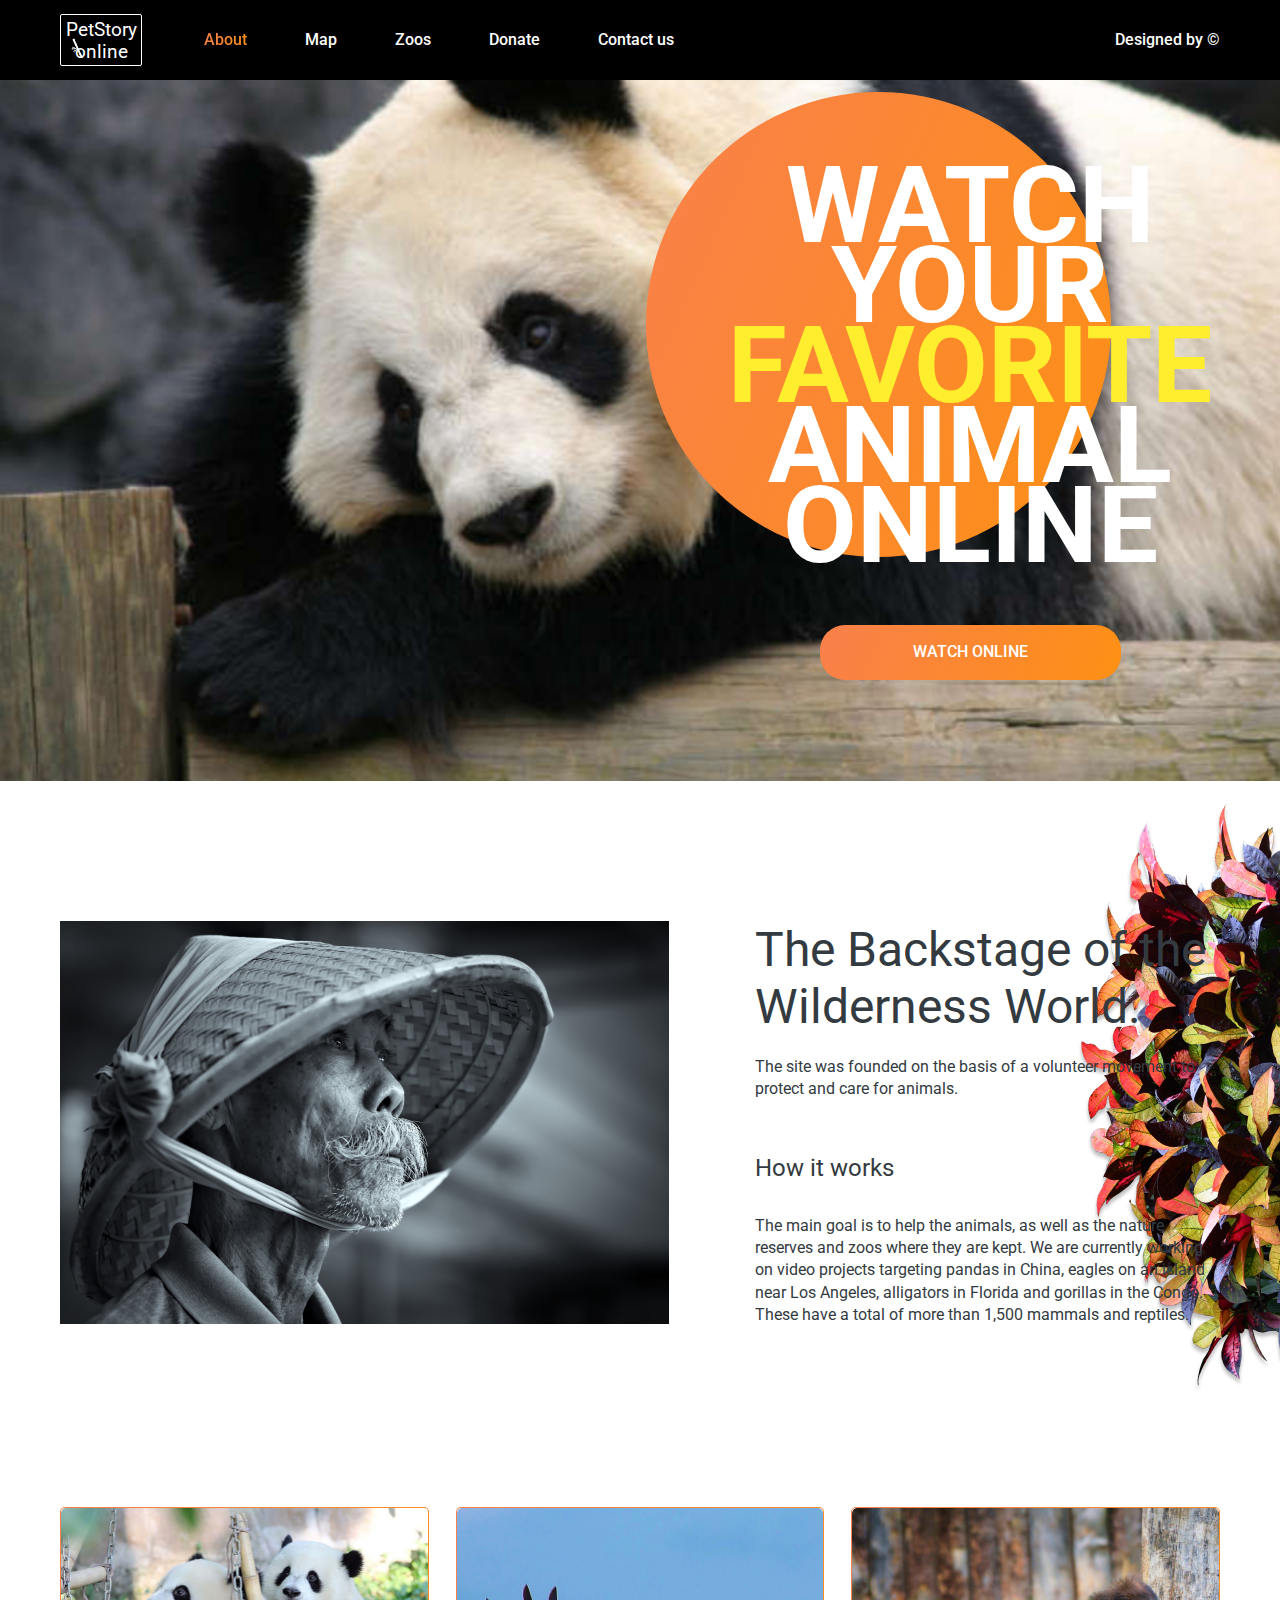
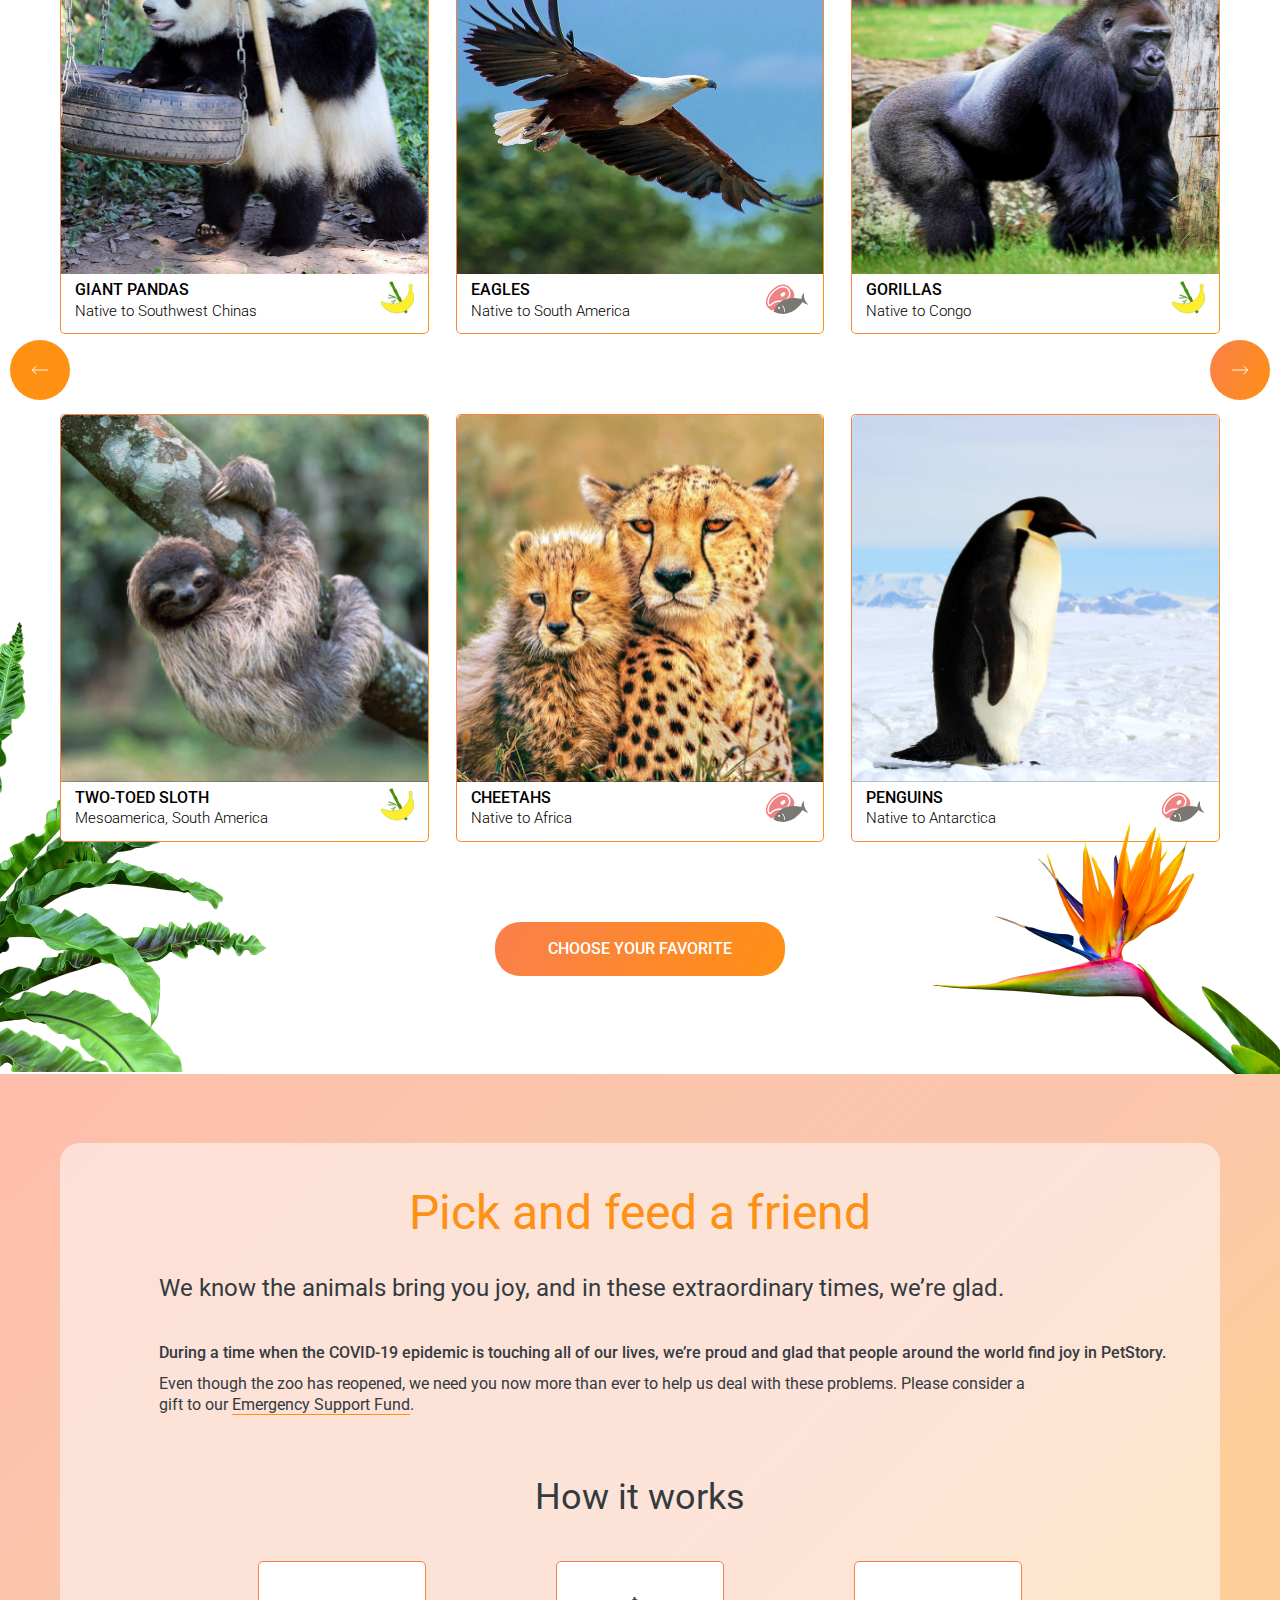
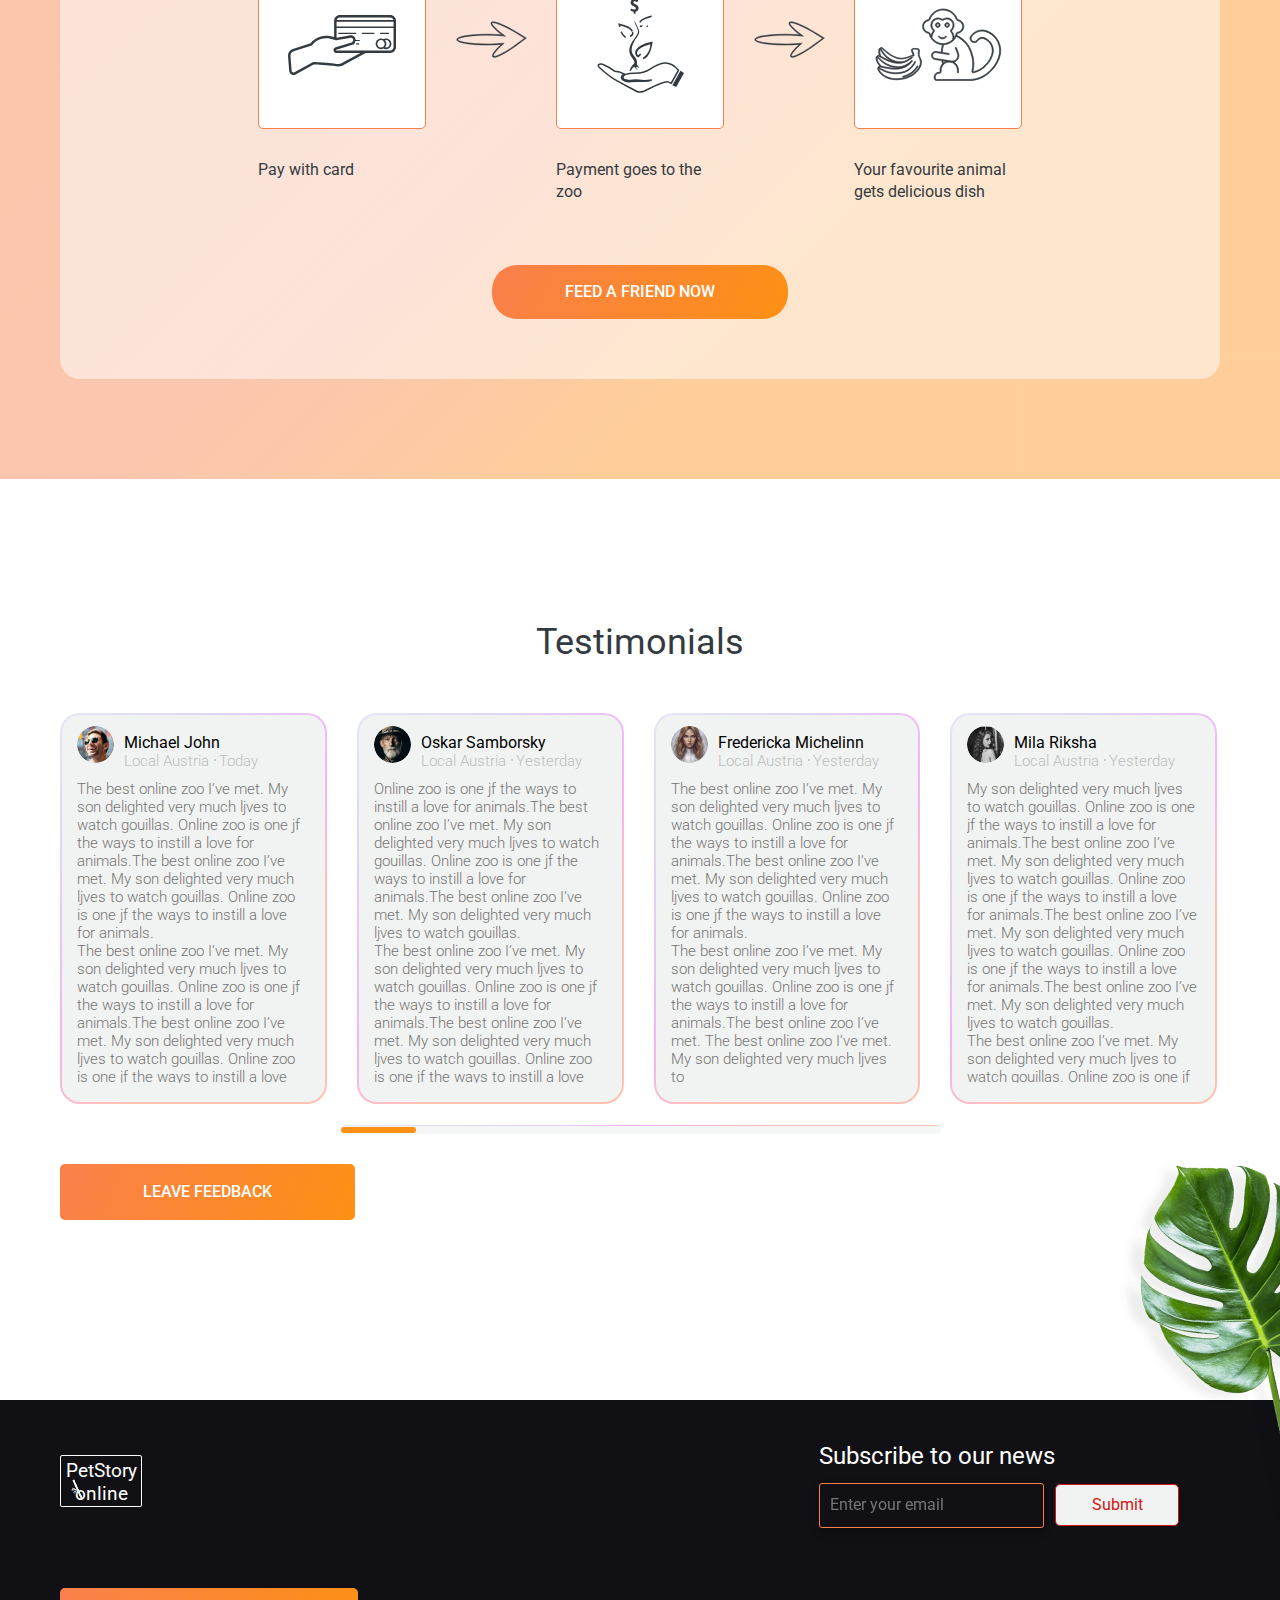
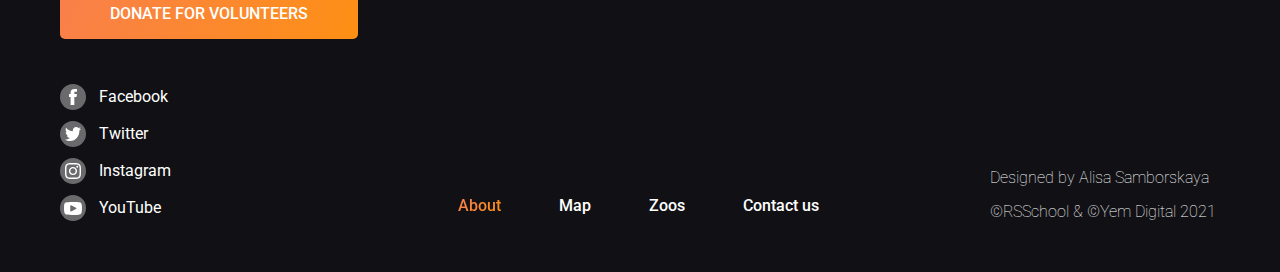
<file: index.html>
<!DOCTYPE html>
<html lang="en">
<head>
    <meta charset="UTF-8">
    <meta http-equiv="X-UA-Compatible" content="IE=edge">
    <meta name="viewport" content="width=device-width, initial-scale=1.0">
    <link rel="preconnect" href="https://fonts.googleapis.com">
    <link rel="preconnect" href="https://fonts.gstatic.com" crossorigin>
    <link href="https://fonts.googleapis.com/css2?family=Roboto:wght@100;300;400;500;700&display=swap" rel="stylesheet">
    <link rel="stylesheet" href="./src/pages/main/style.css">
    <title>Online zoo</title>
</head>
<body>
    <header class="header">
        <div class="wrapper">
            <div class="header__wrap">
            <div class="header__nav">
                <div class="logo">
                    <a href="#main"><h1 class="logo-text">PetStory online</h1></a>
                </div>
                <nav class="nav">
                <ul class="nav__list">
                    <li class="nav__list-item active-text"><a href="#">About</a></li>
                    <li class="nav__list-item"><a href="#">Map</a></li>
                    <li class="nav__list-item"><a href="#">Zoos</a></li>
                    <li class="nav__list-item"><a href="./src/pages/donate/index.html">Donate</a></li>
                    <li class="nav__list-item"><a href="#">Contact us</a></li>
                </ul>
                </nav>
            </div>
            <div class="header__desugned">
                <a href="https://www.figma.com/file/ypzT9idgAILaSRVRmDAJxn/online-zoo-3-weeks">Designed by ©</a>
            </div>
            <div class="burger-menu">
                <div class="burger-menu__line"></div>
                <div class="burger-menu__line"></div>
                <div class="burger-menu__line"></div>
            </div>

            <div class="container">
                <div class="menu__burger">
                    <div class="logo-burger"><a href=""><img src="./src/assets/icons/logo.png" alt=""></a></div>
                    <ul>
                        <li class="menu__burger-item active-text"><a href="#main">About</a></li>
                        <li class="menu__burger-item"><a href="#">Map</a></li>
                        <li class="menu__burger-item"><a href="#">Zoos</a></li>
                        <li class="menu__burger-item"><a href="./src/pages/donate/index.html">Donate</a></li>
                        <li class="menu__burger-item"><a href="#">Contact us</a></li>
                        <li class="menu__burger-item"><a href="https://www.figma.com/file/ypzT9idgAILaSRVRmDAJxn/online-zoo-3-weeks">Designed by ©</a></li>
                    </ul>
                    <div class="menu__close">
                        <div class="menu__close-line"></div>
                        <div class="menu__close-line"> </div>
                    </div>

                </div>
            </div>

        </div>
    </header>

    <main class="main" id="main">
        <section class="favorite">
            <div class="wrapper">
            <div class="favorite__container">
                <div class="favorite__title">
                <div class="favorite__column">
                    
                <h2 class="favorite__title-text">Watch your <span>favorite</span> animal online</h2>
                <!-- <div class="favorite__decor"></div> -->
            </div>
                <div class="favorite__column">
                <button class="favorite__button button">watch online</button>
            </div>
        </div>
            </div>
        </div>
        </section>

<section class="backstage">
    <div class="wrapper">
        <div class="backstage_column">
            <div class="backstage__card"></div>
            <div class="backstage__text">
                <h3>The Backstage of the Wilderness World.</h3>
                <p>The site was founded on the basis of a volunteer movement to protect and care for animals.</p>
                <h4>How it works</h4>
                <p>The main goal is to help the animals, as well as the nature reserves and zoos where they are kept. We are currently working on video projects targeting pandas in China, eagles on an island near Los Angeles, alligators in Florida and gorillas in the Congo. These have a total of more than 1,500 mammals and reptiles.</p>
             </div>
        </div>
    </div>
</section>
<section class="pets">
    <div class="pets__container">

    <div class="slider__arrow">
        <div class="slider__arrow-left"></div>
        <div class="slider__arrow-right"></div>
    </div>

    <div class="wrapper">
        
<div class="slider">
    
<div class="slider__column">
    
    <div class="slider__card">
        <div class="slider__animate">
            <img src="./src/assets/images/pandas.png" alt="pandas">
            <div class="slider__overlay">
                <div class="slider__overlay-title">giant Pandas</div>
                <div class="slider__overlay-desc">Native to Southwest Chinas</div>
            </div>

    </div>
        <div class="slider__card-item">
        <div class="slider__card-text">
            <div class="slider__card-title">giant Pandas</div>
            <div class="slider__card-desc">Native to Southwest Chinas</div>
        </div>
        <div class="slider__card-img"><img src="./src/assets/icons/banana-bamboo_icon.svg" alt="banana"></div>
    </div>

    </div>
    
    <div class="slider__card">
        <div class="slider__animate">
        <img src="./src/assets/images/eagles.png " alt="eagles">
        <div class="slider__overlay">
            <div class="slider__overlay-title">Eagles</div>
            <div class="slider__overlay-desc">Native to South America</div>
        </div>
    </div>
        <div class="slider__card-item">
        <div class="slider__card-text">
            <div class="slider__card-title">Eagles</div>
            <div class="slider__card-desc">Native to South America</div>
        </div>
        <div class="slider__card-img"><img src="./src/assets/icons/meat-fish_icon.svg" alt="meat"></div>
    </div>
</div>

    <div class="slider__card">
        <div class="slider__animate">
        <img src="./src/assets/images/gorrilas.png " alt="gorrilas">
        <div class="slider__overlay">
            <div class="slider__overlay-title">Gorillas</div>
            <div class="slider__overlay-desc">Native to Congo</div>
        </div>
    </div>
        <div class="slider__card-item">
        <div class="slider__card-text">
            <div class="slider__card-title">Gorillas</div>
            <div class="slider__card-desc">Native to Congo</div>
        </div>
        <div class="slider__card-img"><img src="./src/assets/icons/banana-bamboo_icon.svg" alt="banana"></div>
    </div>
    </div>
    
    <div class="slider__card">
        <div class="slider__animate">
        <img src="./src/assets/images/sloth.png " alt="sloth">
        <div class="slider__overlay">
            <div class="slider__overlay-title">Two-toed Sloth</div>
            <div class="slider__overlay-desc">Mesoamerica, South America</div>
        </div>
    </div>
        <div class="slider__card-item">
        <div class="slider__card-text">
            <div class="slider__card-title">Two-toed Sloth</div>
            <div class="slider__card-desc">Mesoamerica, South America</div>
        </div>
        <div class="slider__card-img"><img src="./src/assets/icons/banana-bamboo_icon.svg" alt="banana"></div>
    </div>
    </div>
    
    <div class="slider__card">
        <div class="slider__animate">
        <img src="./src/assets/images/cheetahs.png" alt="cheetahs">
        <div class="slider__overlay">
            <div class="slider__overlay-title">cheetahs</div>
            <div class="slider__overlay-desc">Native to Africa</div>
        </div>
    </div>
        <div class="slider__card-item">
        <div class="slider__card-text">
            <div class="slider__card-title">cheetahs</div>
            <div class="slider__card-desc">Native to Africa</div>
        </div>
        <div class="slider__card-img"><img src="./src/assets/icons/meat-fish_icon.svg" alt="meat"></div>
    </div>
    </div>
    
    <div class="slider__card">
        <div class="slider__animate">
        <img src="./src/assets/images/penguins.png" alt="penguins">
        <div class="slider__overlay">
            <div class="slider__overlay-title">Penguins</div>
            <div class="slider__overlay-desc">Native to Antarctica</div>
        </div>
        </div>
        <div class="slider__card-item">
        <div class="slider__card-text">
            <div class="slider__card-title">Penguins</div>
            <div class="slider__card-desc">Native to Antarctica</div>
        </div>
        <div class="slider__card-img"><img src="./src/assets/icons/meat-fish_icon.svg" alt="meat"></div>
    </div> 
    </div>

    <div class="slider__card">
        <div class="slider__animate">
        <img src="./src/assets/images/monkey.png " alt="gorrilas">
        <div class="slider__overlay">
            <div class="slider__overlay-title">gorrilas</div>
            <div class="slider__overlay-desc">Native to Congo</div>
        </div>
    </div>
        <div class="slider__card-item">
        <div class="slider__card-text">
            <div class="slider__card-title">gorrilas</div>
            <div class="slider__card-desc">Native to Congo</div>
        </div>
        <div class="slider__card-img"><img src="./src/assets/icons/banana-bamboo_icon.svg" alt="banana"></div>
    </div>
    </div>

    <div class="slider__card">
        <div class="slider__animate">
        <img src="./src/assets/images/Alligators.png " alt="Alligators">
        <div class="slider__overlay">
            <div class="slider__overlay-title">Alligators</div>
            <div class="slider__overlay-desc">Native to Southeastern United States</div>
        </div>
    </div>
        <div class="slider__card-item">
        <div class="slider__card-text">
            <div class="slider__card-title">Alligators</div>
            <div class="slider__card-desc">Native to Southeastern United States</div>
        </div>
        <div class="slider__card-img"><img src="./src/assets/icons/meat-fish_icon.svg" alt="meat"></div>
    </div>
    </div>
</div>
</div>
</div>

<button class="pet__button button"><a href="https://www.google.com/maps">choose your favorite</a></button>
</div>
</div>
</section>

<section class="friend">
    <div class="wrapper">
        <div class="friend__block">
            <h3 class="friend__title">Pick and feed a friend</h3>

    <h4 class="friend__desc">We know the animals bring you joy, and in these extraordinary times, we’re glad.</h4>

    <p class="friend__text-bold">During a time when the COVID-19 epidemic is touching all of our lives, we’re proud and glad that people around the world find joy in PetStory.</p>
    <p class="friend__text">Even though the zoo has reopened, we need you now more than ever to help us deal with these problems. Please consider a gift to our <a href="./src/pages/donate/index.html">Emergency Support Fund</a>.</p>

    <h3 class="friend__works">How it works</h3>
    <div class="friend__column">
        <div class="friend__card">
            <div class="friend__card-img"><img src="./src/assets/icons/pay.svg" alt="pay"></div>
            <div class="friend__card-text">Pay with card</div>
        </div>
        <div class="friend__arrow"><img src="./src/assets/icons/bigarrow.svg" alt="arrow"></div>
        <div class="friend__card">
            <div class="friend__card-img"><img src="./src/assets/icons/zoo.svg" alt="pay"></div>
            <div class="friend__card-text">Payment goes to the zoo</div>
        </div>
        <div class="friend__arrow">
            <img src="./src/assets/icons/bigarrow.svg" alt="arrow">
        </div>
        <div class="friend__card">
            <div class="friend__card-img"><img src="./src/assets/icons/monkey.svg" alt="pay"></div>
            <div class="friend__card-text">Your favourite animal gets delicious dish</div>
        </div>
    </div>
    <button class="friend__button button">Feed a friend now</button>
</div>
</div>
</section>

<section class="testimonials">
    <div class="wrapper">
    <h3 class="testimonials__title">Testimonials</h3>
    <div class="comments">
<div class="comments__column">
    <div class="comments__card-container">
    <div class="comments__card">
        <img class="comments__card-img" src="./src/assets/images/comment1.png" alt="">
        <div class="comments__name">Michael John</div>
        <div class="comments__local">
            <div class="comments__local-place">Local Austria</div>
            <div class="comments__local-time">Today</div>
        </div>
        <The class="comments__text">The best online zoo I’ve met. My son delighted very much ljves to watch gouillas. Online zoo is one jf the ways to instill a love for animals.The best online zoo I’ve met. My son delighted very much ljves to watch gouillas. Online zoo is one jf the ways to instill a love for animals.<br>The best online zoo I’ve met. My son delighted very much ljves to watch gouillas. Online zoo is one jf the ways to instill a love for animals.The best online zoo I’ve met. My son delighted very much ljves to watch gouillas. Online zoo is one jf the ways to instill a love for</p>
    </div>
</div>

<div class="comments__card-container">
    <div class="comments__card">
        <img class="comments__card-img" src="./src/assets/images/comment2.png" alt="">
        <div class="comments__name">Oskar Samborsky</div>
        <div class="comments__local">
            <div class="comments__local-place">Local Austria</div>
            <div class="comments__local-time">Yesterday</div>
        </div>
        <The class="comments__text">Online zoo is one jf the ways to instill a love for animals.The best online zoo I’ve met. My son delighted very much ljves to watch gouillas. Online zoo is one jf the ways to instill a love for animals.The best online zoo I’ve met. My son delighted very much ljves to watch gouillas.<br>The best online zoo I’ve met. My son delighted very much ljves to watch gouillas. Online zoo is one jf the ways to instill a love for animals.The best online zoo I’ve met. My son delighted very much ljves to watch gouillas. Online zoo is one jf the ways to instill a love for   </p>
    </div>
</div>

<div class="comments__card-container">
    <div class="comments__card">
        <img class="comments__card-img" src="./src/assets/images/comment3.png" alt="">
        <div class="comments__name">Fredericka Michelinn</div>
        <div class="comments__local">
            <div class="comments__local-place">Local Austria</div>
            <div class="comments__local-time">Yesterday</div>
        </div>
        <The class="comments__text">The best online zoo I’ve met. My son delighted very much ljves to watch gouillas. Online zoo is one jf the ways to instill a love for animals.The best online zoo I’ve met. My son delighted very much ljves to watch gouillas. Online zoo is one jf the ways to instill a love for animals.<br>
            The best online zoo I’ve met. My son delighted very much ljves to watch gouillas. Online zoo is one jf the ways to instill a love for animals.The best online zoo I’ve met.
                The best online zoo I’ve met. My son delighted very much ljves to  </p>
    </div>
</div>

<div class="comments__card-container">
    <div class="comments__card">
        <img class="comments__card-img" src="./src/assets/images/comment4.png" alt="">
        <div class="comments__name">Mila Riksha</div>
        <div class="comments__local">
            <div class="comments__local-place">Local Austria</div>
            <div class="comments__local-time">Yesterday</div>
        </div>
        <p class="comments__text">My son delighted very much ljves to watch gouillas. Online zoo is one jf the ways to instill a love for animals.The best online zoo I’ve met. My son delighted very much ljves to watch gouillas. Online zoo is one jf the ways to instill a love for animals.The best online zoo I’ve met. My son delighted very much ljves to watch gouillas. Online zoo is one jf the ways to instill a love for animals.The best online zoo I’ve met. My son delighted very much ljves to watch gouillas.<br>
            The best online zoo I’ve met. My son delighted very much ljves to watch gouillas. Online zoo is one jf</p>
    </div>
</div>

<div class="comments__card-container">
    <div class="comments__card">
        <img class="comments__card-img" src="./src/assets/images/comment1.png" alt="">
        <div class="comments__name">Michael John</div>
        <div class="comments__local">
            <div class="comments__local-place">Local Austria</div>
            <div class="comments__local-time">Today</div>
        </div>
        <The class="comments__text">The best online zoo I’ve met. My son delighted very much ljves to watch gouillas. Online zoo is one jf the ways to instill a love for animals.The best online zoo I’ve met. My son delighted very much ljves to watch gouillas. Online zoo is one jf the ways to instill a love for animals.<br>The best online zoo I’ve met. My son delighted very much ljves to watch gouillas. Online zoo is one jf the ways to instill a love for animals.The best online zoo I’ve met. My son delighted very much ljves to watch gouillas. Online zoo is one jf the ways to instill a love for</p>
    </div>
</div>
    
<div class="comments__card-container">
    <div class="comments__card">
        <img class="comments__card-img" src="./src/assets/images/comment2.png" alt="">
        <div class="comments__name">Oskar Samborsky</div>
        <div class="comments__local">
            <div class="comments__local-place">Local Austria</div>
            <div class="comments__local-time">Yesterday</div>
        </div>
        <The class="comments__text">Online zoo is one jf the ways to instill a love for animals.The best online zoo I’ve met. My son delighted very much ljves to watch gouillas. Online zoo is one jf the ways to instill a love for animals.The best online zoo I’ve met. My son delighted very much ljves to watch gouillas.<br>The best online zoo I’ve met. My son delighted very much ljves to watch gouillas. Online zoo is one jf the ways to instill a love for animals.The best online zoo I’ve met. My son delighted very much ljves to watch gouillas. Online zoo is one jf the ways to instill a love for   </p>
    </div>
</div>

<div class="comments__card-container">
    <div class="comments__card">
        <img class="comments__card-img" src="./src/assets/images/comment3.png" alt="">
        <div class="comments__name">Fredericka Michelinn</div>
        <div class="comments__local">
            <div class="comments__local-place">Local Austria</div>
            <div class="comments__local-time">Yesterday</div>
        </div>
        <The class="comments__text">The best online zoo I’ve met. My son delighted very much ljves to watch gouillas. Online zoo is one jf the ways to instill a love for animals.The best online zoo I’ve met. My son delighted very much ljves to watch gouillas. Online zoo is one jf the ways to instill a love for animals.<br>
            The best online zoo I’ve met. My son delighted very much ljves to watch gouillas. Online zoo is one jf the ways to instill a love for animals.The best online zoo I’ve met.
                The best online zoo I’ve met. My son delighted very much ljves to  </p>
    </div>
</div>

<div class="comments__card-container">
    <div class="comments__card">
        <img class="comments__card-img" src="./src/assets/images/comment4.png" alt="">
        <div class="comments__name">Mila Riksha</div>
        <div class="comments__local">
            <div class="comments__local-place">Local Austria</div>
            <div class="comments__local-time">Yesterday</div>
        </div>
        <p class="comments__text">My son delighted very much ljves to watch gouillas. Online zoo is one jf the ways to instill a love for animals.The best online zoo I’ve met. My son delighted very much ljves to watch gouillas. Online zoo is one jf the ways to instill a love for animals.The best online zoo I’ve met. My son delighted very much ljves to watch gouillas. Online zoo is one jf the ways to instill a love for animals.The best online zoo I’ve met. My son delighted very much ljves to watch gouillas.<br>
            The best online zoo I’ve met. My son delighted very much ljves to watch gouillas. Online zoo is one jf</p>
    </div>
</div>

<div class="comments__card-container">
    <div class="comments__card">
        <img class="comments__card-img" src="./src/assets/images/comment1.png" alt="">
        <div class="comments__name">Michael John</div>
        <div class="comments__local">
            <div class="comments__local-place">Local Austria</div>
            <div class="comments__local-time">Today</div>
        </div>
        <The class="comments__text">The best online zoo I’ve met. My son delighted very much ljves to watch gouillas. Online zoo is one jf the ways to instill a love for animals.The best online zoo I’ve met. My son delighted very much ljves to watch gouillas. Online zoo is one jf the ways to instill a love for animals.<br>The best online zoo I’ve met. My son delighted very much ljves to watch gouillas. Online zoo is one jf the ways to instill a love for animals.The best online zoo I’ve met. My son delighted very much ljves to watch gouillas. Online zoo is one jf the ways to instill a love for</p>
    </div>
</div>

<div class="comments__card-container">    
    <div class="comments__card">
        <img class="comments__card-img" src="./src/assets/images/comment2.png" alt="">
        <div class="comments__name">Oskar Samborsky</div>
        <div class="comments__local">
            <div class="comments__local-place">Local Austria</div>
            <div class="comments__local-time">Yesterday</div>
        </div>
        <The class="comments__text">Online zoo is one jf the ways to instill a love for animals.The best online zoo I’ve met. My son delighted very much ljves to watch gouillas. Online zoo is one jf the ways to instill a love for animals.The best online zoo I’ve met. My son delighted very much ljves to watch gouillas.<br>The best online zoo I’ve met. My son delighted very much ljves to watch gouillas. Online zoo is one jf the ways to instill a love for animals.The best online zoo I’ve met. My son delighted very much ljves to watch gouillas. Online zoo is one jf the ways to instill a love for   </p>
    </div>
</div> 

<div class="comments__card-container">    
    <div class="comments__card">
        <img class="comments__card-img" src="./src/assets/images/comment3.png" alt="">
        <div class="comments__name">Fredericka Michelinn</div>
        <div class="comments__local">
            <div class="comments__local-place">Local Austria</div>
            <div class="comments__local-time">Yesterday</div>
        </div>
        <The class="comments__text">The best online zoo I’ve met. My son delighted very much ljves to watch gouillas. Online zoo is one jf the ways to instill a love for animals.The best online zoo I’ve met. My son delighted very much ljves to watch gouillas. Online zoo is one jf the ways to instill a love for animals.<br>
            The best online zoo I’ve met. My son delighted very much ljves to watch gouillas. Online zoo is one jf the ways to instill a love for animals.The best online zoo I’ve met.
                The best online zoo I’ve met. My son delighted very much ljves to  </p>
    </div>
</div>

<div class="comments__card-container">
    <div class="comments__card">
        <img class="comments__card-img" src="./src/assets/images/comment4.png" alt="">
        <div class="comments__name">Mila Riksha</div>
        <div class="comments__local">
            <div class="comments__local-place">Local Austria</div>
            <div class="comments__local-time">Yesterday</div>
        </div>
        <p class="comments__text">My son delighted very much ljves to watch gouillas. Online zoo is one jf the ways to instill a love for animals.The best online zoo I’ve met. My son delighted very much ljves to watch gouillas. Online zoo is one jf the ways to instill a love for animals.The best online zoo I’ve met. My son delighted very much ljves to watch gouillas. Online zoo is one jf the ways to instill a love for animals.The best online zoo I’ve met. My son delighted very much ljves to watch gouillas.<br>
            The best online zoo I’ve met. My son delighted very much ljves to watch gouillas. Online zoo is one jf</p>
    </div>
</div>


</div>
    </div>

    <div class="progress-bar">
        <div class="progress">
            <input type="range" min="1" max="8" value="1">
        </div>
    </div>
<button class="button comments__button">leave feedback</button>

<div class="popup">
    <div class="popup__container">
        <div class="popup__card">

        </div>
        <div class="popup__close">
            <div class="popup__close-line"></div>
            <div class="popup__close-line"> </div>
        </div>
    </div>
</div>



</section>
</div>
    </main>
    <footer class="footer">
        <div class="wrapper">
            <div class="footer__column">
                <div class="footer__column-one">
                    <div class="footer__logo">    
                       <a href="#main"><h5 class="footer__logo-text">PetStory online</h5></a>
                    </div>
                <button class="footer__button button"><a href="./src/pages/donate/index.html">donate for volunteers</a></button>
                    <div class="footer__social">
                        <ul class="footer__social-list">
                        <li class="footer__social-item"><a href="https://www.facebook.com/"><img src="./src/assets/icons/facebook.svg" alt="">Facebook </a></li>
                        <li class="footer__social-item"><a href="https://twitter.com/?lang=en"><img src="./src/assets/icons/twitter.svg" alt="">Twitter</a></li>
                        <li class="footer__social-item"><a href="https://www.instagram.com"><img src="./src/assets/icons/instagram.svg" alt="">Instagram</a></li>
                        <li class="footer__social-item"><a href="https://www.youtube.com/"><img src="./src/assets/icons/youtube.svg" alt="">YouTube</a></li>
                    </ul>
                    </div>
                </div>  
                <div class="footer__column-two">
                    <nav class="footer__nav">
                        <ul class="nav__list-footer">
                            <li class="nav__list-item-footer active-text"><a href="#main">About</a></li>
                            <li class="nav__list-item-footer"><a href="#">Map</a></li>
                            <li class="nav__list-item-footer"><a href="#">Zoos</a></li>
                            <li class="nav__list-item-footer"><a href="#">Contact us</a></li>
                        </ul>
                    </nav>
                </div>
                <div class="footer__column-three">
                    
                    <form class="footer__form" action="">
                        <div class="footer__form-name">Subscribe to our news</div>
                        <input class="footer__form-email" type="email" name="email" id="email" placeholder="Enter your email" required>
                        <input class="footer__form-submit" type="submit" value="Submit">
                    </form>

                    <div class="footer__designed">
                        <p>Designed by Alisa Samborskaya</p>
                        <p>©RSSchool & ©Yem Digital 2021</p>
                </div>
            </div>
            
        </div>
    </footer>
    <script src="./src/pages/main/script.js"></script>
    <script src="./src/pages/main/service.js"></script>
</body>
</html>
</file>
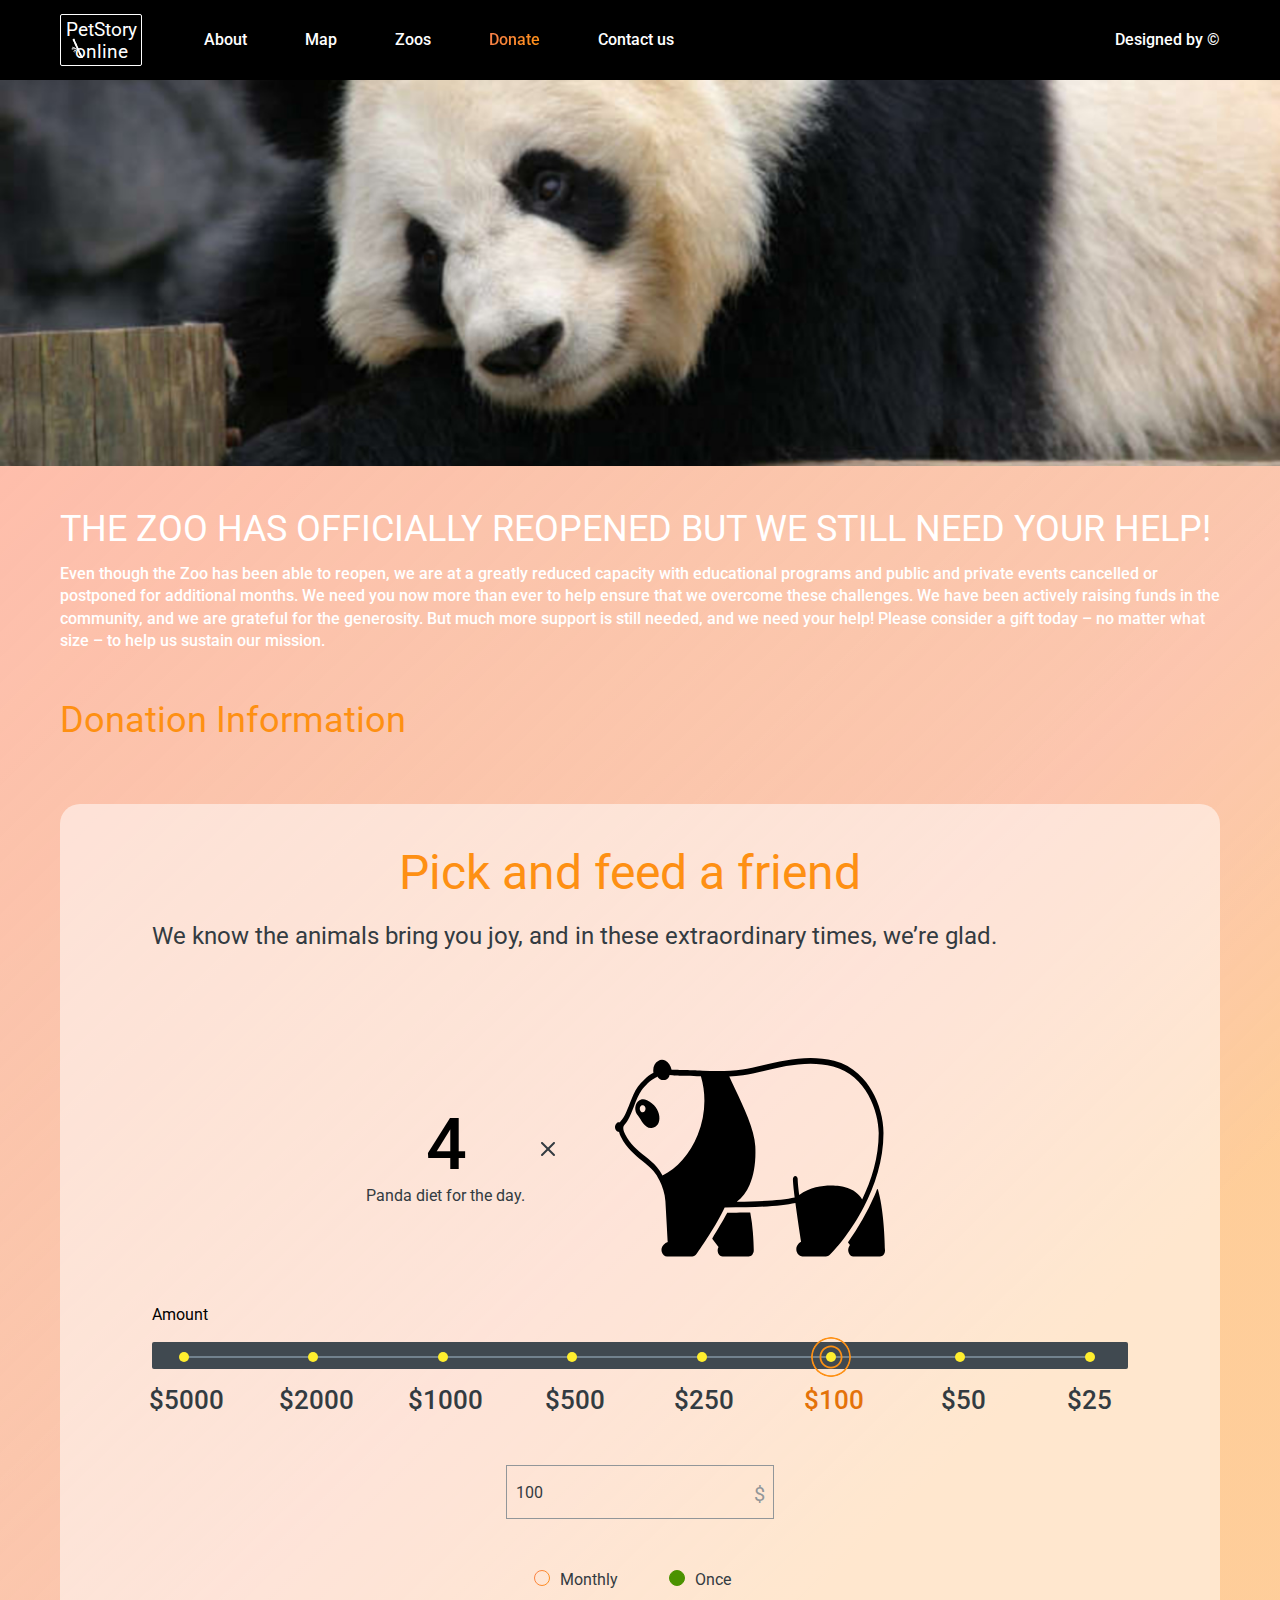
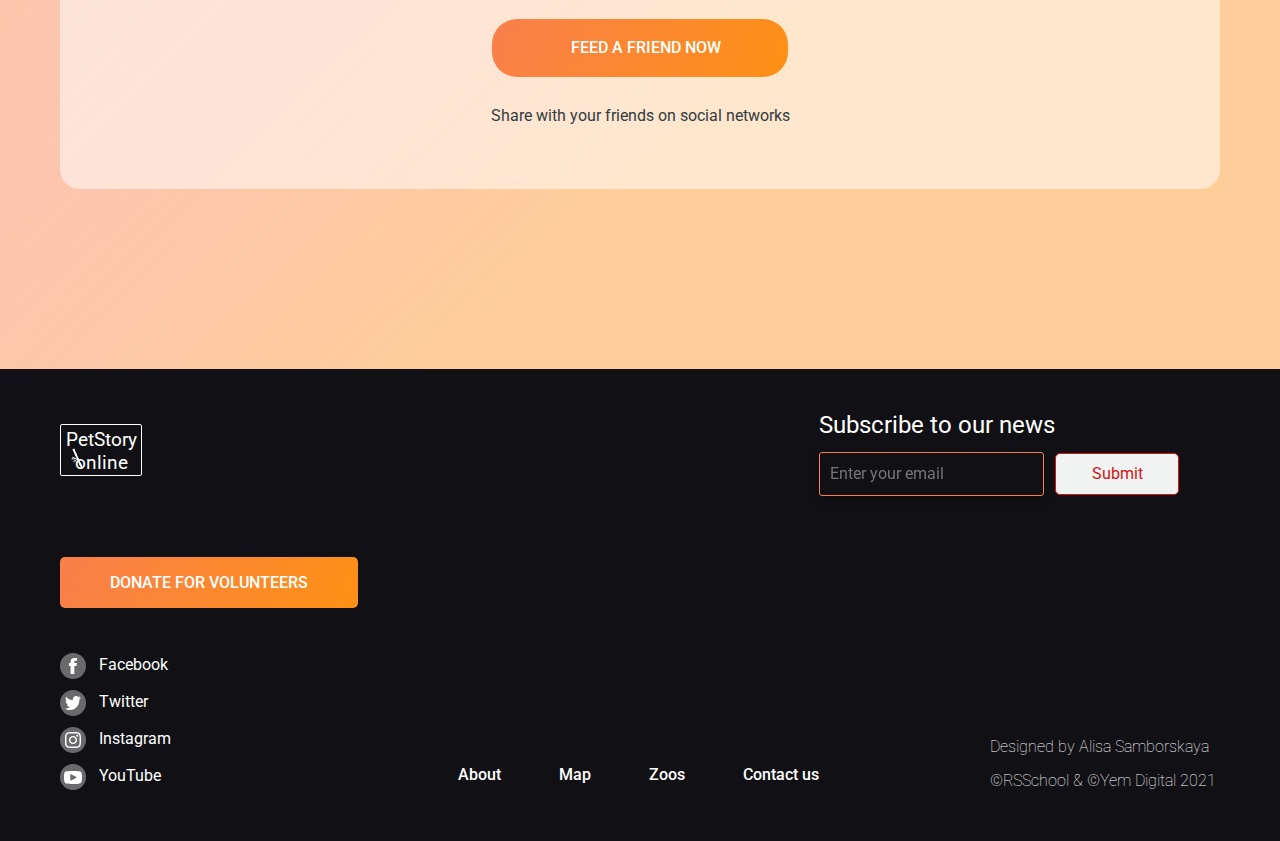
<file: src/pages/donate/index.html>
<!DOCTYPE html>
<html lang="en">
<head>
    <meta charset="UTF-8">
    <meta http-equiv="X-UA-Compatible" content="IE=edge">
    <meta name="viewport" content="width=device-width, initial-scale=1.0">
    <link rel="preconnect" href="https://fonts.googleapis.com">
    <link rel="preconnect" href="https://fonts.gstatic.com" crossorigin>
    <link href="https://fonts.googleapis.com/css2?family=Roboto:wght@100;300;400;500;700&display=swap" rel="stylesheet">
    <link rel="stylesheet" href="../main/style.css">
    <title>Donate</title>
</head>
<body>
    <header class="header">
        <div class="wrapper">
            <div class="header__wrap">
            <div class="header__nav">
                <div class="logo">
                    <a href="../../../index.html"><h1 class="logo-text">PetStory online</h1></a>
                </div>
                <nav class="nav">
                <ul class="nav__list">
                    <li class="nav__list-item"><a href="../../../index.html">About</a></li>
                    <li class="nav__list-item"><a href="#">Map</a></li>
                    <li class="nav__list-item"><a href="#">Zoos</a></li>
                    <li class="nav__list-item active-text"><a href="./pages/donate/index.html">Donate</a></li>
                    <li class="nav__list-item"><a href="#">Contact us</a></li>
                </ul>
                </nav>
            </div>
            <div class="header__desugned">
                <a href="https://www.figma.com/file/ypzT9idgAILaSRVRmDAJxn/online-zoo-3-weeks">Designed by ©</a>
            </div>
            <div class="burger-menu">
                <div class="burger-menu__line"></div>
                <div class="burger-menu__line"></div>
                <div class="burger-menu__line"></div>
            </div>

            <div class="container">
                <div class="menu__burger">
                    <div class="logo-burger"><a href=""><img src="../../assets/icons/logo.png" alt=""></a></div>
                    <ul>
                        <li class="menu__burger-item active-text"><a href="../../../index.html">About</a></li>
                        <li class="menu__burger-item"><a href="#">Map</a></li>
                        <li class="menu__burger-item"><a href="#">Zoos</a></li>
                        <li class="menu__burger-item"><a href="#">Donate</a></li>
                        <li class="menu__burger-item"><a href="#">Contact us</a></li>
                        <li class="menu__burger-item"><a href="https://www.figma.com/file/ypzT9idgAILaSRVRmDAJxn/online-zoo-3-weeks">Designed by ©</a></li>
                    </ul>
                    <div class="menu__close">
                        <div class="menu__close-line"></div>
                        <div class="menu__close-line"> </div>
                    </div>

                </div>
        </div>
    </header> 
<main>
    <section class="favorite-donate">
        <div class="wrapper">
        <div class="favorite__bg">

        </div>
    </div>
        </div>
    </div>
    </section>
    <section class="donate">
        <div class="wrapper">
            <div class="donate__block">
                <h3 class="donate__title">THE ZOO HAS OFFICIALLY REOPENED BUT WE STILL NEED YOUR HELP!</h3>
                <p class="donate__text">Even though the Zoo has been able to reopen, we are at a greatly reduced capacity with educational programs and public and private events cancelled or postponed for additional months. We need you now more than ever to help ensure that we overcome these challenges. We have been actively raising funds in the community, and we are grateful for the generosity.  But much more support is still needed, and we need your help! Please consider a gift today – no matter what size – to help us sustain our mission.</p>
                <div class="donate__inform">Donation Information</div>
                <div class="donate__block-inner">
                    <h3 class="donate__block-inner-title">Pick and feed a friend</h3>
                    <p class="donate__block-inner-text">We know the animals bring you joy, and in these extraordinary times, we’re glad.</p>
                    <div class="donate__image-block">

                        <div class="donate__count">
                            <div class="count">4</div>
                            <div class="desc">Panda diet for the day.</div>
                        </div>
                        <div class="operand"><img src="../../assets/icons/multy.svg" alt=""></div>
                        
                        <div class="donate__img"><img src="../../assets/icons/panda.svg" alt=""></div>
                    </div>
                    <div class="donate__amount">
                        <div class="amount__title">Amount</div>
                        <div class="amount__progress">
                            <form class='donate-form'>
                                <div class="debt-amount-slider">
                                    <input class="debt-amoun-input" type="radio" name="debt-amount" id="1" value="5000">
                                    <label class="debt-amoun-label" for="1" data-debt-amount="$5000"></label>
                                    <input class="debt-amoun-input" type="radio" name="debt-amount" id="2" value="2000">
                                    <label class="debt-amoun-label" for="2" data-debt-amount="$2000"></label>
                                    <input class="debt-amoun-input" type="radio" name="debt-amount" id="3" value="1000">
                                    <label class="debt-amoun-label" for="3" data-debt-amount="$1000"></label>
                                    <input class="debt-amoun-input" type="radio" name="debt-amount" id="4" value="500">
                                    <label class="debt-amoun-label" for="4" data-debt-amount="$500"></label>
                                    <input class="debt-amoun-input" type="radio" name="debt-amount" id="5" value="250">
                                    <label class="debt-amoun-label"for="5" data-debt-amount="$250"></label>
                                    <input class="debt-amoun-input" type="radio" name="debt-amount" id="6" value="100" checked>
                                    <label class="debt-amoun-label"for="6" data-debt-amount="$100" ></label>
                                    <input class="debt-amoun-input" type="radio" name="debt-amount" id="7" value="50">
                                    <label class="debt-amoun-label"for="7" data-debt-amount="$50"></label>
                                    <input class="debt-amoun-input" type="radio" name="debt-amount" id="8" value="25"d>
                                    <label class="debt-amoun-label"for="8" data-debt-amount="$25"></label>
                                </div>
                        
                        </div>

                    </div>
                   
                    <div class="donate__another-amount">
                        <label for="another-amount">
                        <input class="donate__another-amount-input" type="number" name='another-amount' placeholder="Another amount" min='1' max="9999">
                    <span class="donate__another-amount-dlrs">$</span></label>
                    </div>
                    <div class="donate__choise">
                    <div class="donate__choise-button">
                        <input class="donate__choise-input" type="radio" name="choise" id="Monthly">
                        <label class="donate__choise-label" for="Monthly">Monthly</label>
                    </div>

                    <div class="donate__choise-button">
                        <input class="donate__choise-input" type="radio" name="choise" id="Once" checked>
                        <label class="donate__choise-label" for="Once">Once</label>
                    </div>

                </div>
                
                 <button class="donate__button button" value="submit">Feed a friend now</button>
                 <p class="donate__choise-text">Share with your friends on social networks </p>
                </div>
            </form>
    </div>
    </div>
    </section>
</main>

<footer class="footer">
    <div class="wrapper">
        <div class="footer__column">
            <div class="footer__column-one footer__column-one-donate">
                <div class="logo footer__logo footer__logo-donate">    
                   <a href="../../index.html"><h5 class="logo-text footer__logo-text">PetStory online</h5></a>
                </div>
            <button class="footer__button button"><a href="./pages/donate/index.html">donate for volunteers</a></button>
                <div class="footer__social">
                    <ul class="footer__social-list">
                    <li class="footer__social-item"><a href="https://www.facebook.com/"><img src="../../assets/icons/facebook.svg" alt="">Facebook </a></li>
                    <li class="footer__social-item"><a href="https://twitter.com/?lang=en"><img src="../../assets/icons/twitter.svg" alt="">Twitter</a></li>
                    <li class="footer__social-item"><a href="https://www.instagram.com"><img src="../../assets/icons/instagram.svg" alt="">Instagram</a></li>
                    <li class="footer__social-item"><a href="https://www.youtube.com/"><img src="../../assets/icons/youtube.svg" alt="">YouTube</a></li>
                </ul>
                </div>
            </div>  
            <div class="footer__column-two">
                <nav class="footer__nav">
                    <ul class="nav__list-footer">
                        <li class="nav__list-item-footer"><a href="#main">About</a></li>
                        <li class="nav__list-item-footer"><a href="#">Map</a></li>
                        <li class="nav__list-item-footer"><a href="#">Zoos</a></li>
                        <li class="nav__list-item-footer"><a href="#">Contact us</a></li>
                    </ul>
                </nav>
            </div>
            <div class="footer__column-three">
                
                <form class="footer__form" action="">
                    <div class="footer__form-name">Subscribe to our news</div>
                    <input class="footer__form-email" type="email" name="email" id="email" placeholder="Enter your email" required>
                    <input class="footer__form-submit" type="submit" value="Submit">
                </form>

                <div class="footer__designed">
                    <p>Designed by Alisa Samborskaya</p>
                    <p>©RSSchool & ©Yem Digital 2021</p>
            </div>
        </div>
        
    </div>
</footer> 
<script src="./script.js"></script>
<script src="../main/service.js"></script> 
</body>
</html>
</file>
<file: src/pages/main/style.css>
body {
  margin: 0;
  padding: 0;
  overflow-x: hidden;
}

article,
aside,
details,
figcaption,
figure,
footer,
header,
hgroup,
main,
menu,
nav,
section,
summary {
  display: block;
}

a {
  text-decoration: none;
}

a:active,
a:hover {
  outline: 0;
}

h1,
h2,
h3,
h4,
h5,
h6 {
  font-size: 2em;
  margin: 0;
}

button,
input,
optgroup,
select,
textarea {
  color: inherit; /* 1 */
  font: inherit; /* 2 */
  margin: 0; /* 3 */
}
button,
input,
optgroup,
select,
textarea {
  color: inherit; /* 1 */
  font: inherit; /* 2 */
  margin: 0; /* 3 */
}

button,
select {
text-transform: none;
border: none;
}

input {
  line-height: normal;
}

table {
  border-collapse: collapse;
  border-spacing: 0;
}

td,
th {
  padding: 0;
}

* {
  margin: 0;
  padding: 0;
  box-sizing: border-box;
}

p {
  margin: 0;
  padding: 0;
}

li {
  list-style-type:none
}

.nav__list-item, html {
  transition: all 0.3s ease;
}

html {
  margin: 0 auto;
  max-width: 100%;
  font-size: 10px;
  scroll-behavior: smooth;
}

body {
  display: flex;
  flex-direction: column;
  max-width: 100%;
  font-family: 'Roboto', sans-serif;
  font-weight: 400;
  background: #FFFFFF;
  color: #333B41;
}

.button {
  background: linear-gradient(113.96deg, #F9804B 1.49%, #FE9013 101.44%);
  border-radius: 25px;
  text-transform: uppercase;
  color: #FFFFFF;
  cursor: pointer;
  white-space: nowrap;
}

.button:hover {
  background: #E47209;
}

.button:active {
  background: #4B9200;
}

.wrapper {
  max-width: 1180px;
  margin: 0 auto;
  padding: 0px 10px;
}

.header {
  background-color: #000;
  color: #FFFFFF;
}

.header__wrap {
  display: flex;
  justify-content: space-between;
  align-items: center;
}

.header__nav {
  display: flex;
  align-items: center;
}

.logo {
  position: relative;
  margin: 14px 23px 14px 0px;
}

.logo::after {
  content: '';
  position: absolute;
  background: url(../../assets/icons/bamboo.svg) no-repeat;
  top: 24px;
  left: 11px;
  width: 20px;
  height: 20px;
}

.logo-text {
  width: 82px;
  height: 52px;
  padding: 3.55px 4.75px;
  text-align: center;
  color: #FFFFFF;
  font-size:1.901rem;
  line-height: 120%;
  font-weight: 400;
  border: 1px solid #FFFFFF;
  border-radius: 2px;
}

.nav{
  margin-left: 39px;  
}
.nav__list { 
  display: flex;
  gap: 58px;
  vertical-align: middle;
}

.nav__list-item a{
  font-size: 1.6rem;
  line-height: 140%;
  font-weight: 500;
  color: #FFFFFF;
  white-space: nowrap;
}

.nav__list-item:hover,
.header__desugned:hover {
  background: linear-gradient(113.96deg, #F9804B 1.49%, #FE9013 101.44%);
  -webkit-background-clip: text;
  -webkit-text-fill-color: transparent;
  background-clip: text;
  text-fill-color: transparent;
}

.nav__list-item:active,
.header__desugned:active {
  color: #4B9200;
}

.header__desugned{
  display:flex;
  justify-content: flex-end; 
  align-items: center; 
}

.header__desugned a {
  font-size:1.6rem;
  line-height: 140%;
  font-weight: 500;
  color: #FFFFFF;
  
}

.favorite {
  max-width: 100%; 
  background: url(../../assets/images/bg.png) bottom/cover no-repeat;
}


.favorite__container {
  display: flex;
  justify-content: flex-end;
  padding: 12px 0px 47px;
  z-index: 3;
}

.favorite__title {
  display: flex;
  flex-direction: column;
  justify-content: flex-end;
  padding: 74px 0px 54px;
}

.favorite__column{
  display: flex;
  justify-content: center;
  flex-direction: column;
  align-items: center;
  position: relative;
}

.favorite__title-text {
  padding: 0px 0px 60px;
  max-width: 500px;
  color: #FFFFFF;
  font-size: 10.65rem;
  line-height: 75%;
  font-weight: 700;
  text-align: center;
  text-transform: uppercase;
  position: relative;
  z-index: 3;
}

.favorite__title-text span{
  color: #FFEE2E;
}

.favorite__title-text::before {
  content: '';
  position: absolute;
  width: 465px;
  height: 465px;
  background: linear-gradient(113.96deg, #F9804B 1.49%, #FE9013 101.44%);
  border-radius: 50%;
  position: absolute;
  left: -74px;
  top: -74px;
  z-index: -1;
}

.favorite__button {
  display: flex;
  font-weight: 500;
  font-size: 1.6rem;
  padding: 16px 93px;
  line-height: 140%;
}

.backstage {
  max-width: 100%;
  padding: 140px 0 180px;
  position: relative;
}

.backstage::after{
  content: '';
  position: absolute;
  background-image: url(../../assets/images/flower1.png);
  width: 204px;
  height: 613px;
  right: 0px;
  top: 12px;
  z-index: -1;
}

.backstage_column {
  display: flex;
  justify-content: space-between; 
}

.backstage__card {
  max-width: 609px;
  aspect-ratio: 1.51/1;
  height: 403px;
  background: url(../../assets/images/backctage.png) center/cover no-repeat;
}
.backstage__text {
  color: #333B41;
  padding-left: 86px;
  font-weight: 400;
}

.backstage__text h3 {
  font-weight: 400;
  font-size: 4.8rem;
  line-height: 120%;
  margin-bottom: 20px;
}

.backstage__text p {
  font-size: 16px;
  line-height: 22.4px;
}

.backstage__text h4 {
  font-weight: 400;
  font-size: 2.4rem;
  line-height: 120%;
  margin: 53px 0 32px; 
}

.pets {
  position: relative;
  width: 100%;
}

.pets::before {
  content: '';
  position: absolute;
  background: url(../../assets/images/flower2.png) no-repeat;
  width: 292px;
  height: 460px;
  left: 0px;
  bottom: -96px;
}

.pets::after {
  content: '';
  position: absolute;
  background-image: url(../../assets/images/flower3.png);
  width: 368px;
  height: 275px;
  right: 0px;
  bottom: -98px;
}

.pets__container {
  max-width: 1346px;
  padding: 0px 10px;
  margin: 0 auto;
  position: relative;
}

.pets__slider {
  position: relative;
  overflow: hidden;
}

.slider__arrow {
  position: absolute;
  width: 100%;
  padding: 0px 10px;
  height: 20%;
  top: 403px;
  left: 0px;
  z-index: 3;
  display: flex;
  justify-content: space-between;
}

.slider__arrow-left {
  background-color: #FE9013;
  background-image: url(../../assets/icons/arrow.svg);
  background-repeat: no-repeat;
  background-position: center;
  transform: rotate(180deg);
  border-radius: 50%;
  width: 60px;
  height: 60px;
  cursor: pointer;
}

.slider__arrow-right {
  background-image: url(../../assets/icons/arrow.svg);
  background: url(../../assets/icons/arrow.svg), linear-gradient(113.96deg, #F9804B 1.49%, #FE9013 101.44%) center no-repeat;
  background-repeat: no-repeat;
  background-position: center;
  border-radius: 50%;
  width: 60px;
  height: 60px;
  cursor: pointer;
}

.slider__arrow-left:hover,
.slider__arrow-right:hover {
  background: #E47209 url(../../assets/icons/arrow.svg) center no-repeat;
}

.slider__arrow-left:active,
.slider__arrow-right:active {
  background: #4B9200 url(../../assets/icons/arrow.svg) center no-repeat;
}

.slider {
  width: 100%;
  overflow: hidden;
  white-space: nowrap;
}

.slider__column{
  display: inline-grid;
  width: 100%;
  position: relative;
  grid-template-rows: 1fr 1fr ;
  grid-template-columns: repeat(3, minmax(230px, 1fr));
  column-gap: 27px;
  row-gap: 17px;
  margin-left: 0px;
  transform: translateX(0);
  overflow: hidden;
  transition: all 0.5s ease;
}

.slider__card {
  width: 100%;
  border-radius: 5px;
  background: #FFFFFF;
  background-clip: padding-box;
  border: solid 1px transparent;
  position: relative;
  color: #000000;
  transition: all 0.5s ease;
}

.slider__card:nth-child(7) {
display: none;
}

.slider__card:nth-child(8) {
  display: none;
}

.slider__card::before{
  content: '';
  position: absolute;
  top: 0;
  right: 0;
  bottom: 0;
  left: 0;
  z-index: -1;
  margin: -1px;
  border-radius: inherit;
  background: linear-gradient(113.96deg, #F9804B 1.49%, #FE9013 101.44%);
}

.slider__animate {
  width: 100%;
  border-radius: 5px 5px 0 0;
  overflow: hidden;
  position: relative;
  transition: all 0.3s ease;
  cursor: pointer;
}

.slider__animate img{
  display: block;
  width: 100%;
  height: 100%;
  border-radius: 5px 5px 0 0;
  transition: all 0.2s ease
}

.slider__animate:hover img {
  transform: scale(1.055);
}

.slider__animate:hover .slider__card-item {
  transform: translateY(150%);
}

.slider__overlay {
  width: 100%;
  height: 100%;
  position: absolute;
  top: 0; 
  left: 0; 
  background: rgba(0, 0, 0, 0.6);
  transform: translateY(100%); 
  transition: all 0.3s ease;
}

.slider__animate:hover .slider__overlay{
  transform: translateY(0%);
} 


.slider__overlay-title {
  font-weight: normal;
  font-size: 2.4rem;
  line-height: 120%;
  color: #FFFFFF;
  text-transform: uppercase;
  position: absolute;
  top: 40%;
  left: 5%;
  text-align: center;
}

.slider__overlay-desc {
  font-weight: 500;
  font-size: 1.8rem;
  line-height: 120%;
  color: #FFFFFF;
  position: absolute;
  top: 50%;
  left: 5%;
  text-align: center;
}

.slider__card-item {
  padding: 5px 14px 12px 14px;
  display: flex;
  justify-content: space-between;
  align-items: center;
}

.slider__card-text {
  display: flex;
  flex-direction: column;
  position: relative;
}

.slider__card-title {
  text-transform: uppercase;
  font-weight: 500;
  font-size: 1.6rem;
  line-height: 140%;
}

.slider__card-desc {
  font-weight: 300;
  font-size: 1.5rem;
  line-height: 130%;
}

.slider__card-img {
  align-self: center;
}

.pet__button {
  display: block;
  padding: 16px 53px;
  margin: 80px auto 98px;
}

.pet__button a {
  font-weight: 500;
  font-size: 1.6rem;
  line-height: 140%;
  color: #FFFFFF;
}

.friend {
  background: linear-gradient(315.75deg, rgba(254, 210, 144, 0.7) 30.06%, #FEBDAB 100.95%, rgba(254, 210, 144, 0.7) 106.36%), linear-gradient(315.75deg, rgba(254, 189, 171, 0.74) 30.06%, rgba(243, 169, 248, 0.66) 50.74%, #E0D8F0 80.49%, #EAF7FE 127.9%, #EAF7FE 149.54%), linear-gradient(315.75deg, rgba(254, 189, 171, 0.74) 30.06%, rgba(243, 169, 248, 0.66) 50.74%, #E0D8F0 80.49%, #EAF7FE 127.9%, #EAF7FE 149.54%);
  padding: 69px 0 100px;
}

.friend__block{
  background: rgba(253, 253, 255, 0.52);
  border-radius: 20px;
  padding: 0px 0px 60px;  
}

.friend__title{
  padding: 41px 99px 2px;
  color: #FE9013;
  font-weight: 400;
  font-size: 4.8rem;
  line-height: 120%;
  margin-bottom: 30px;
  text-align: center;
}

.friend__desc {
  padding-left: 99px;
  font-weight: 400;
  font-size: 2.4rem;
  line-height: 120%;
  margin-bottom: 40px;
}

.friend__text-bold {
  padding-left: 99px;
  font-weight: 500;
  font-size: 1.6rem;
  line-height: 130%;
  margin-bottom: 11px;
}

.friend__text {
  padding: 0px 190px 0px 99px;
  font-weight: 400;
  font-size: 1.6rem;
  line-height: 130%;
  margin-bottom: 58px;
}

.friend__text a {
  border-bottom: 1px #FE9013 solid;
  color: inherit;
}

.friend__text a:hover {
color: #FE9013;
}

.friend__works {
  text-align: center;
  font-weight: 400;
  font-size: 3.6rem;
  line-height: 130%;
  margin-bottom: 40px;
}


.friend__column {
  display: grid;
  grid-template-columns: 168px 130px 168px 130px 168px;
  grid-auto-rows: 244px;
  justify-content: center;
  align-content: center;
}

.friend__card {
  justify-self: center;
}

.friend__arrow {
  margin: calc(100% - 70px) auto;
  position: relative;
}

.friend__arrow2 {
  margin: calc(100% - 70px) 5px;
  position: relative;
}

.friend__arrow img{
  display: block;
}
.friend__card-img {
  margin: 0;
  display: flex;
  justify-content: center;
  align-items: center;
  width: 168px;
  max-width: 168px;
  aspect-ratio: 1/1;
  margin: 0 auto;
  border-radius: 5px;
  background: #FFFFFF;
  background-clip: padding-box;
  border: solid 1px #F9804B;
  position: relative;
}

.friend__card-img img{
  display: block;
}

.friend__card-img::before{
  content: '';
  position: absolute;
  top: 0;
  right: 0;
  bottom: 0;
  left: 0;
  z-index: -1;
  margin: -1px;
  border-radius: 5px;
  border: solid 1px #F9804B;
}

.friend__card-text {
  margin-top: 30px;
  font-weight: 400;
  font-size: 1.6rem;
  line-height: 140%;
}

.friend__button {
  display: block;
  font-weight: 500;
  font-size: 1.6rem;
  padding: 16px 73px;
  line-height: 140%;
  margin: 60px auto 0px;
}

.testimonials {
  padding: 140px 0px 180px;
  position: relative;
}

.testimonials::after{
  content: '';
  position: absolute;
  background: url(../../assets/images/flower4.png) no-repeat;
  width: 247px;
  height: 408px;
  right: 0px;
  bottom: -133px;
}

.testimonials__title {
  font-weight: 400;
  font-size: 36px;
  line-height: 130%;
  text-align: center;
  color: #333B41;
  margin-bottom: 47px;
}

.comments {
  width: 100%;
  overflow: hidden;
}

.comments__column {
  display: flex;
  gap: 30px;
  margin-bottom: 21px;
}

.comments__card-container {
  width: 23%;
  flex-shrink: 0;
  border-radius: 20px;
  background: linear-gradient(315.75deg, rgba(254, 189, 171, 0.74) 30.06%, rgba(243, 169, 248, 0.66) 50.74%, #E0D8F0 80.49%, #EAF7FE 127.9%, #EAF7FE 149.54%),
  linear-gradient(315.75deg, rgba(254, 189, 171, 0.74) 30.06%, rgba(243, 169, 248, 0.66) 50.74%, #E0D8F0 80.49%, #EAF7FE 127.9%, #EAF7FE 149.54%);
  transition: all 0.5s ease;
}

.comments__card {
  display: flex;
  height: 391px;
  flex-direction: column;
  padding: 11px 16px 19px 15px;
  border-radius: 20px;
  background: #F1F3F2;
  background-clip: padding-box;
  border: solid 2px transparent;
  position: relative;
}

.comments__name {
  font-weight: 400;
  font-size: 1.6rem;
  line-height: 120%;
  color: #000000;
  position: relative;
  margin-left: 47px;
  margin-top: -30px;
}

.comments__card-img {
  width: 37px;
  height: 37px;
  border-radius: 50%;   
}

.comments__local {
  margin-left: 47px;
  display: flex;
  font-weight: 300;
  font-size: 1.5rem;
  line-height: 120%;
  color: #BDBDBD;
  margin-bottom: 10px;
}

.comments__local-place {
  position: relative;
  margin-right: 10px;
}

.comments__local-place::after {
  content: '';
  position: absolute;
  top: 7px;
  right: 0;
  bottom: 0;
  left: 90px;
  background: #BDBDBD;;
  width: 2px;
  height: 2px;
  border-radius: 50%;
}

.comments__text {
  font-weight: 300;
  font-size: 1.5rem;
  line-height: 120%;
  color: #767474;
  overflow: hidden;
}

.progress-bar { 
  width: 600px;
  height: 8px;
  background: #F5F7F6;
  border-radius: 5px;  
  margin: 0 auto 31px; 
  background-clip: padding-box;
  border: solid 0.5px transparent;
  position: relative;  
  cursor: pointer; 
}

.progress-bar::before {
  content: '';
  position: absolute;
  top: 0;
  right: 0;
  bottom: 0;
  left: 0;
  background: linear-gradient(315.75deg, rgba(254, 189, 171, 0.74) 30.06%, rgba(243, 169, 248, 0.66) 50.74%, #E0D8F0 80.49%, #EAF7FE 127.9%, #EAF7FE 149.54%),
  linear-gradient(315.75deg, rgba(254, 189, 171, 0.74) 30.06%, rgba(243, 169, 248, 0.66) 50.74%, #E0D8F0 80.49%, #EAF7FE 127.9%, #EAF7FE 149.54%);
  z-index: -1;
  margin: -0.5px;
  border-radius: inherit;
}

input[type="range"] {
  display: block;
  -webkit-appearance: none;
  width: 600px;
  height: 8px;
  background: #F5F7F6;
  border-radius: 5px;
  cursor: pointer;
  transition: all 0.3s ease;
}

input[type="range"]::-webkit-slider-thumb {
  -webkit-appearance: none;
  background: #FE9013;
  border-radius: 5px;
  width: 75px;
  height: 6px;
  cursor: pointer;
  transition: all 0.3s ease;
}

.comments__button {
  background: linear-gradient(113.96deg, #F9804B 1.49%, #FE9013 101.44%);
  font-weight: 500;
  font-size: 16px;
  line-height: 140%;
  border-radius: 5px;
  padding: 17px 83px;
}

.footer {
  background: #111115;
}

.footer__column{
  display: flex;
  margin: 41px 0 51px;
}

.footer__column-one {
  display: flex;
  flex-direction: column;
  justify-content: space-between;
}

.footer__logo {
margin: 0px;
position: relative;
margin: 14px 23px 14px 0px;
}


.footer__logo::after {
  content: '';
  position: absolute;
  background: url(../../assets/icons/bamboo.svg) no-repeat;
  top: 24px;
  left: 11px;
  width: 20px;
  height: 20px;
}

.footer__logo-text {
  width: 82px;
  height: 52px;
  padding: 3.55px 4.75px;
  text-align: center;
  color: #FFFFFF;
  font-size:1.901rem;
  line-height: 120%;
  font-weight: 400;
  border: 1px solid #FFFFFF;
  border-radius: 2px;
}

.footer__button {
  margin: 67px 0px 45px 0px;
  font-weight: 500;
  font-size: 1.6rem;
  white-space: nowrap;
  border-radius: 5px;
  padding: 16px 50px;
}

.footer__button a {
  font-weight: 500;
  font-size: 1.6rem;
  color: #FFFFFF;
}

.footer__social-list {
  display: flex;
  flex-direction: column;
  justify-content: space-between;
  gap: 11px;
}

.footer__social-item img {
  margin-right: 13px;
  vertical-align: middle;
}

.footer__social-item a{
  font-weight: 400;
  font-size: 1.6rem;
  line-height: 140%;
  color: #FFFFFF;
  transition: all 0.3s ease;
}

.footer__social-item a:active {
  color: #4B9200;
}

.footer__column-two{
  display: flex;
  align-self: flex-end;
  margin-bottom: -6px;
}

.footer__nav{
  margin-left: 39px;  
}

.nav__list-footer { 
  display: flex;
  gap: 58px;
  vertical-align: middle;
}

.nav__list-item-footer a{
  font-size: 1.6rem;
  line-height: 140%;
  font-weight: 500;
  color: #FFFFFF;
  white-space: nowrap;
}

.footer__column-three {
  display: flex;
  flex-direction: column;
  justify-content: space-between;
}
.nav__list-footer{
  margin-left: 61px;
  margin-bottom: 10px;
}

.footer__form-name {
  font-weight: 400;
  font-size: 2.4rem;
  line-height: 120%;
  color: #FFFFFF;
  margin: 1px 0px 12px;
}

.footer__form-email {
  padding: 10px 10px 10px 10px;
  background: transparent;
  border:solid 0.7px #F9804B;
  border-radius: 3px;
  margin-right: 9px;
  filter: drop-shadow(0px 4px 4px rgba(0, 0, 0, 0.25));
  font-weight: 400;
  font-size: 1.6rem;
  line-height: 140%;
  padding: 10px;
  background-color: #111115 ;
  background-clip: padding-box;
}

.footer__form-submit {
  width: 124px;
  height: 42px;
  background: #F1F3F2;
  border: 1px solid #D31414;
  border-radius: 5px;
  color: #D31414;
  font-weight: 400;
  font-size: 1.6rem;
  line-height: 140%;
}

.footer__form-submit:hover{
  cursor: pointer;
  border: 1px solid #4B9200;
  color: #333B41; 
}

.validate {
  border: 1px solid #333B41;
  border-radius: 5px;
  color: #4B9200;  
}

.footer__designed {
  display: flex;
  flex-direction: column;
  font-weight: 100;
  font-size: 1.6rem;
  color: #FFFFFF;
}

.footer__designed p {
  margin: 15px 0px 0px 171px;    
}

.active-text a{
  background: linear-gradient(113.96deg, #F9804B 1.49%, #FE9013 101.44%);
  -webkit-background-clip: text;
  -webkit-text-fill-color: transparent;
}

.favorite-donate {
  background: url(../../assets/images/bg.png) center/cover no-repeat;
  padding: 193px 0px 193px;
}

.donate {
  background: linear-gradient(315.75deg, rgba(254, 210, 144, 0.7) 30.06%, #FEBDAB 100.95%, rgba(254, 210, 144, 0.7) 106.36%), linear-gradient(315.75deg, rgba(254, 189, 171, 0.74) 30.06%, rgba(243, 169, 248, 0.66) 50.74%, #E0D8F0 80.49%, #EAF7FE 127.9%, #EAF7FE 149.54%), linear-gradient(315.75deg, rgba(254, 189, 171, 0.74) 30.06%, rgba(243, 169, 248, 0.66) 50.74%, #E0D8F0 80.49%, #EAF7FE 127.9%, #EAF7FE 149.54%);
  padding: 40px 0 180px;
}

.donate__title {
  text-transform: uppercase;
  font-weight: 400;
  font-size: 3.6rem;
  line-height: 130%;
  color: #FFFFFF;
  margin-bottom: 10px;
}

.donate__text {
  font-weight: 500;
  font-size: 1.6rem;
  line-height: 140%;
  color: #FFFFFF;
  margin-bottom: 45px;
}

.donate__inform {
  font-weight: 400;
  font-size: 3.6rem;
  line-height: 130%;
  color: #FE9013;
  margin-bottom: 60px;
}

.donate__block-inner {
  background: rgba(255, 255, 255, 0.52);
  border-radius: 20px;
  padding: 40px 92px 62px;
}

.donate__block-inner-title {
  max-width: 100%;
  font-weight: 400;
  font-size: 4.8rem;
  line-height: 120%;
  color: #FE9013;
  text-align: center;
  margin-bottom: 20px;
  margin-left: -10px;
}

.donate__block-inner-text {
  font-weight: 400;
  font-size: 2.4rem;
  line-height: 120%;
  color: #333B41;
  margin-bottom: 60px; 
}

.donate__image-block {
  margin-bottom: 45px;
  display: grid;
  grid-template-columns: auto 74px auto;
  padding: 0px 214px;
}

.count-block {
  display: flex;
  align-items: center;
}
.donate__count {
  display: flex;
  flex-direction: column;
  justify-content: center;
  margin-top: 54px;
  gap: 6px;
}

.count {
  font-weight: 500;
  font-size: 7.2rem;
  line-height: 80%;
  text-transform: uppercase;
  color: #000000;
  margin: 0 calc(50% - 27px);
}

.desc {
  font-weight: 400;
  font-size: 1.6rem;
  line-height: 140%;
  text-align: start;
  color: #333B41; 
  padding-top: 5px;
}

.operand {
  align-self: center;
  margin-top: 30px;
  margin-right: 3px;
}

.amount__title {
  font-weight: 400;
  font-size: 16px;
  line-height: 140%;
  color: #000000;
  margin-bottom: 16px;
  text-align: start;
}

.amount__progress {
  background: #404950;
  border-radius: 2px;
  max-width: 976px;
  height: 27px;
  margin-bottom: 96px;
}

.donate__another-amount {
  text-align: center;
}

.donate__another-amount label{
  position: relative;
  display: inline-block;
}

.donate__another-amount-input {
  display: block;
  width: 268px;
  height: 54px;
  border: solid 1px #929699;
  font-weight: 400;
  font-size: 1.6rem;
  line-height: 140%;
  background: transparent;
  padding: 16px 9px;
  margin: 0 auto 25px;
}

.donate__another-amount-dlrs{
  content: '$';
  position: absolute;
  width: 10px;
  height: 20px;
  top: 17px;
  right: 10px;
  font-size: 20px;
  color: #929699;

}

.donate__another-amount-input::-webkit-outer-spin-button,
.donate__another-amount-input::-webkit-inner-spin-button {
  -webkit-appearance: none;
  margin: 0;
}

/* Firefox */
.donate__another-amount-input {
  -moz-appearance: textfield;
}

.donate__choise {
  display: flex;
  justify-content: center;
  margin: 25px auto 18px;
  font-weight: 400;
  font-size: 16px;
  line-height: 140%;
  color: #333B41;
}

.donate__button {
  margin: 0 auto 28px;
  display: block;
  padding: 18px 67px 17px 79px;
  font-weight: 500;
  font-size: 16px;
  line-height: 140%;
  text-align: center;
  text-transform: uppercase;
  color: #FFFFFF;
}

.donate__choise-button {
  margin: 0px 10px 10px;
}


.donate__choise-input {
  display: none;
}

.donate__choise-label {
  display: inline-block;
  cursor: pointer;
  position: relative;
  padding: 0 9px 0 36px;
  margin:0px 14px 0 -2px;
  line-height: 18px;
  user-select: none;
}

.donate__choise-label:before {
  content: "";
  display: inline-block;
  width: 17px;
  height: 18px;
  position: absolute;
  left: 10px;
  bottom: 1px;
  background: url(../../assets/icons/ellipse.svg) 0 0 no-repeat;
}

.donate__choise-input:checked + .donate__choise-label:before {
  background: url(../../assets/icons/ellipse_active.svg) 0 0 no-repeat;
}

.donate__choise-label:hover:before {
  filter: brightness(120%);
}

.donate__choise-text {
  font-weight: 400;
  font-size: 16px;
  line-height: 140%;
  color: #333B41;
  text-align: center;
}

.donate-form {
  width: 93%;
  margin-left:32px ;
}

.debt-amount-slider {
  display: flex;
  flex-direction: row;
  justify-content: space-between;
  align-content: stretch;
  position: relative;
  width: 100%;
  height: 30px;
}

.debt-amount-slider::before {
  content: " ";
  position: absolute;
  height: 2px;
  width: 100%;
  top: 50%;
  left: 0%;
  transform: translate(0%, -50%);
  background:  #72828E;
}

.debt-amoun-input, .debt-amoun-label {
  box-sizing: border-box;
  display: flex;
  justify-content: space-between;
  flex: 0.05;
  cursor: pointer;
}

.debt-amoun-label:last-child {
  flex: 0.002;
  cursor: pointer;
}
.debt-amoun-label {
  display: flex;
  justify-content: space-between;
  position: relative;
  padding: 0px 0px 0px;
}

.debt-amoun-label::before {
  content: attr(data-debt-amount);
  position: absolute;
  left: 6%;
  transform: translate(-50%, 110%);
  font-weight: 500;
  font-size: 2.6rem;
  line-height: 140%;
  text-transform: uppercase;
  color: #333B41;
  transition: all 0.2s ease;
}

.debt-amoun-label::after {
  content: " ";
  position: absolute;
  left: 0%;
  right: 0;
  top: 50%;
  transform: translate(-50%, -50%);
  width: 10px;
  height: 10px;
  background: #FFEE2E;
  border-radius: 50%;
  pointer-events: none;
  user-select: none;
  z-index: 1;
  cursor: pointer;
  transition: all 0.2s ease;
}

.debt-amoun-label:hover::after {
  width:40px;
  height: 40px;
  background:  url(../../assets/icons/activedonate.svg) center no-repeat;
  transform: translate(-50%, -50%);
}

.debt-amoun-input {
  display: none;}

.debt-amoun-input:checked + .debt-amoun-label::before {
  color: #E47209;
  opacity: 1;
}

.debt-amoun-input:checked + .debt-amoun-label::after {
  width:40px;
  height: 40px;
  background: url(../../assets/icons/activedonate.svg) center no-repeat;
  transform: translate(-50%, -50%);
}




@media (max-width: 1310px) {
  .slider__column {
    row-gap: 80px;
  }

  .slider__arrow {
    top: 40.5%
  }
}


@media (max-width: 1100px) {
  .wrapper {
    max-width: 961px;
    padding: 0px 10px;
    margin: 0 auto;
  }

  .header {
    position: relative;
    z-index: 4;
  }

  .nav__list {
    gap:48px;
  }

  .favorite {
    background: url(../../assets/images/bg-smalldesc.png)  bottom/cover no-repeat;
  }

  .favorite__container {
    padding: 0px;
    padding-bottom: 83px;
  }

  .favorite__title {
    padding: 42px 0px 0px;
    position: relative;
  }

  .favorite__column{
    display: block;
  }

  .favorite__button {
    position: absolute;
    bottom: -38px;
    right: 107px;
  }

  .favorite__title-text {
    font-size: 85px;
    left: -5px;
  }

  .favorite__title-text::before {
    width: 367px; 
    height: 367px;
    left: -9px;
    top: -51px;
    z-index: -1;
  }

  .backstage {
    margin-top: 0px;
    padding: 109px 0 139px;
  }

  .backstage::after {
    display: none;
  }

  .backstage__card {
    height: 409px;
    aspect-ratio: 1.1151/1;
  }

  .backstage__text {
    padding-left: 32px;
  }

  .backstage__text h3 {
    margin: -11px 0px 23px;
  }

  .backstage__text p {
    line-height: 130%;
  }

  .backstage__text p:last-child {
    line-height: 140%;
  }

  .backstage__text h4 {
    margin: 53px 0 38px;
  }

  .pets::before {
    background: url(../../assets/images/flower2-smalldesc.png) no-repeat;
    width: 194px;
    aspect-ratio: 1/1.21;
    height: auto;
    left: 0px;
    bottom: -172px;
  }

  .pets::after {
    background: url(../../assets/images/flower3-smalldesc.png) no-repeat;
    width: 241px;
    aspect-ratio: 1.33/1;
    height: auto;
    right: 0px;
    bottom: -140px;
  }

  .slider__arrow {
    width: 32%;
    left:34%;
    top: 39%
  }

  .slider__arrow-left {
    width: 65px;
    height: 65px;
  }

  .slider__arrow-right {
    width: 65px;
    height: 65px;
  }

  .slider__column {
    row-gap: 92px;
  }

  .pet__button {
  margin: 80px auto 140px;
  }

  .friend {
    padding: 28px 0 50px;
  }

  .friend__title {
    padding: 30px 99px 0px;
    margin-bottom: 21px;
  }

  .friend__desc {
    padding-left: 50px;
    margin-bottom: 23px;
  }

  .friend__text-bold {
      padding: 0px 90px 0px 50px;
  }

  .friend__text {
    padding: 0px 90px 0px 50px;
    margin-bottom: 39px;
  }

  .friend__column {
    grid-template-columns: 200px 94px 200px 98px 200px;
  }

  .friend__arrow {
    margin: calc(100% - 37px) auto;
  }

  .friend__button {
    margin: 68px auto -8px;
  }

  .testimonials {
    padding: 97px 0px 138px;
  }

  .testimonials::after {
    content: '';
    position: absolute;
    background: url(../../assets/images/flower4-smalldesc.png) no-repeat;
    width: 200px;
    aspect-ratio: 1/1.2;
    height: auto;
    right: 0px;
    bottom: 0px;
  }

  .testimonials__title {
    margin-bottom: 31px;
  }

  .comments__card-container {
    width: 31%;
  }

  .comments__card {
    padding: 5px 20px 45px 16px;
    border-radius: 20px;
  }

  .progress-bar {
    width: 400px;
    margin: 0 auto 52px;
  }

  .progress {
    width: 75px;
  }

  .footer__column-one {
    margin-left: 14px;
  }

  .footer__logo {
    margin: 0px 23px 14px 0px;
  }

  .footer__button {
    margin: 54px 0px 47px 0px;
  }

  .footer__column-two {
    margin-bottom: -10px;
  }

  .footer__nav {
    margin-left: -67px;
  }

  .nav__list-footer {
    gap: 47px;
  }

  .footer {
    overflow-x: hidden;
  }

  .footer__form {
    margin-left: -82px;
  }

  .footer__designed p{
    margin: 15px 0px 0px 77px;
  }

  .favorite-donate {
    background: url(../../assets/images/pandadonatbg_smalldesc.png)center/cover no-repeat;
  }

  .donate {
    padding: 44px 0px 23px 0px
  }

  .donate__title {
    padding-right: 94px;
    margin: 0px 0px 29px 0px;
    font-weight: 400;
    font-size: 36px;
    line-height: 130%;
  }

  .donate__text {
    margin-bottom: 47px;
  }

  .donate__inform {
    margin-bottom: 42px;
  }

  .donate__block-inner {
    padding: 16px 46px 49px;
    text-align: center;
  }

  .donate__block-inner-title {
    margin: 0px 0px 11px -13px;
  }

  .donate__block-inner-text {
    margin-bottom: 60px;
  }

  .donate__image-block {
    padding: 0px 167px 0px 159px;
  }

  .donate__count {
    margin: 72px 23px 0px 0px;
  }

  .desc {
    padding: 5px 0px 0px 0px;
  }

  .operand {
    margin-right: 63px;
  }

  .amount__progress {
    max-width: 850px;
    margin-bottom: 98px;
  }

  .donate-form {
    width: 92%;
    margin: 0 auto;
  }

  [data-debt-amount="$5000"] {
    display: none;
  }

  .donate__another-amount-input {
    margin: 0 auto 3px;
  }

  .footer__column-one-donate{
    margin: 0px;
  }
}

@media (max-width: 780px) {
  .wrapper {
    max-width: 620px;
    padding: 0px 10px;
    margin: 0 auto;
  }

  .header {
    width: 100%;
    position: fixed;
    z-index: 50;
  }

  .logo-text {
    font-weight: 400;
    font-size: 12.2899px;
    line-height: 120%;
    border: none;
    padding: 0px;
    width: 48px;
    height: auto;
  }

  .logo {
    margin: 2px;
  }

  .logo::after {
    content: '';
    position: absolute;
    background: url(../../assets/icons/bamboo.svg) no-repeat;
    top: 14px;
    left: 4px;
    width: 10px;
    height: 10px;
  }

  .nav {
    display: none;
    visibility: hidden;
  }

  .header__desugned {
    display: none;
    visibility: hidden;
  }

  .slider__column {
    grid-template-columns: 1fr 1fr;
    overflow: hidden;
  }

  .favorite__title-text {
    font-size: 54.2894px;
    top: 66px;
    left: 27px;
  }

  .favorite__title-text::before {
    width: 237.6px;
    height: 237.6px;
    top: -39px;
    left: -28px;
  }

  .favorite__container {
    padding: 17px;
  }

  .favorite__column:first-child {
    grid-column: 2; 
  }

  .favorite__column:last-child {
    grid-column: 1; 
  }

  .favorite__title {
    padding: 0px;
    display: grid;
    grid-template-columns: 1fr 1fr;
    margin-bottom: 19px;
  }

  .favorite__title-text {
    grid-column: 2;
  }

  .favorite__button {
    position: relative;
    padding: 17px 90px;
    bottom: 3px; 
    right: 19px;
  }

  .backstage {
    padding: 71px 0 78px;;
  }

  .backstage__card {
    display: none;
  }

  .backstage::after {
    display: block;
    content: '';
    position: absolute;
    background-image: url(../../assets/images/flower1-tablet.png);
    width: 132px;
    height: 484px;
    right: 0px;
    top: 0px;
  }

  .backstage__text {
    padding:  0px 100px 0px 3px;
  }

  .backstage__text h3 {
    margin: -11px 0px 20px 0px;
  }

  .backstage__text p{
    padding-left: 0px;
    padding-right: 20px;
  }

  .backstage__text h4 {
    margin: 29px 0 21px;
  }

  .slider__arrow {
    top:40%;
    width: 28%;
    left: 36%;
  }

  .slider__arrow-left {
    width: 62px;
    height: 62px;
  }

  .slider__arrow-right {
    width: 62px;
    height: 62px;
}

  .slider__column {
    grid-auto-rows: 1fr 1fr;
    grid-template-columns: 1fr 1fr;
    overflow: hidden;
  }

  .slider__animate img {
    width: 100%;
    height: 100%;
  }

  .slider__card-item {
    padding: 1px 17px 5px 13px;
  }

  .slider__card-title {
    font-weight: 500;
    font-size: 12.4695px;
    line-height: 140%; 
  }

  .slider__card-desc {
    font-weight: 300;
    font-size: 11.6901px;
    line-height: 120%;
  }

  .slider__card:nth-child(5),
  .slider__card:nth-child(6) {
    display: none;
  }

  .pet__button {
    margin: 59px auto 100px;;
  }

  .pets::before {
    width: 185px;
    aspect-ratio: 1/1.21;
    height: auto;
    left: -61px;
    bottom: -122px;
    overflow: hidden;
  }

  .pets::after {
    background: url(../../assets/images/flower3-tablet.png) no-repeat;
    width: 175px;
    aspect-ratio: 1.33/1;
    height: auto;
    right: 0px;
    bottom: -98px;
  }

  .friend {
    padding: 18px 0 21px;
  }

  .friend__title {
    padding: 8px 19px 0px;
    font-weight: 400;
    font-size: 42px;
    line-height: 120%;
    margin-bottom: 24px;
  }

  .friend__desc {
    padding: 0px 17px 0px;
    font-weight: 400;
    font-size: 22px;
    line-height: 120%;
    margin-bottom: 19px;
  }

  .friend__text-bold {
    padding: 0px 27px 0px 19px;
  }

  .friend__text {
    padding: 0px 22px 0px 19px;
    margin-bottom: 31px;
  }

  .friend__block {
    margin: 0px -18px 0px;
    padding: 0px 0px 67px;
  }

  .friend__works {
    margin-bottom: 18px;
  }

  .friend__arrow1,
  .friend__arrow {
    display: none;
  }

  .friend__column {
  grid-template-columns: 1fr 1fr 1fr;
  }

  .friend__button {
    margin: 40px auto -8px;
  }

  .friend__card {
    position: relative;
  }

  .friend__card:not(:last-child):after{
    content: '';
    position: absolute;
    background: url(../../assets/icons/bigarrow-tablet.svg) no-repeat;
    width: 117px;
    aspect-ratio: 1/1.2;
    height: auto;
    top: -16px;
    left: 135px;
    z-index: 5;
  }

  .testimonials {
    padding: 62px 0px 77px;
  }

  .testimonials::after {
    content: '';
    position: absolute;
    background: url(../../assets/images/flower4-tablet.png) no-repeat;
    width: 117px;
    aspect-ratio: 1/1.2;
    height: auto;
    right: 0px;
    bottom: 0px;
  }

  .testimonials__title {
    margin-bottom: 29px;
  }

  .comments__column {
    flex-direction: column;
    margin-bottom: 35px;
    gap: 15px;
    height: 357px;
    overflow: hidden;
  }

  .comments__card-container {
    width: 100%;
    height: 108px;
    flex-shrink: 1;
    border-radius: 20px;
    transition: all 1s ease;
  }

  .comments__card {
    height: 100%;
    background: #F5F7F6;
    padding: 15px 20px 12px 13px;
    position: relative;
    z-index: 12;
    border-radius: 20px;
    background-clip: padding-box;
    border: solid 1px transparent;
  }

  .comments__name {
    margin-top: -39px;
  }

  .comments__text {
    width: 100%;
    height: 35px;
    margin-left: 6px;
    padding-bottom: 0px;
    overflow: hidden;
  } 

  .progress-bar {
    display: none;
  }

  .comments__button {
    display: block;
    margin: 2px auto;
    padding: 17px 56px;
  }

  .footer__form {
    display: none;
  }

  .footer__column {
    flex-direction: column;
    margin: 10px 0 51px;
  }

  .footer__column-one {
    display: flex;
    flex-direction: row;
    margin-left: 0px;
  }

  .footer__logo{
    margin: 0px;
  }

  .footer__logo-text{
    width: 82px;
    padding: 0.54px 4.75px 6.55px;
    border: 1.18841px solid #FFFFFF; 
    font-weight: 400;
    font-size: 19.0145px;
    line-height: 120%;
    color: #FFFFFF;
  }

  .footer-logo::after {
    content: '';
    position: absolute;
    background: url(../../assets/icons/bamboo.svg) no-repeat;
    top: 24px;
    left: 13px;
    width: 11px;
    height: 17px;
  }

  .footer__button {
    margin: 89px 0px 97px -355px;
  }

  .footer__column-two {
    display: flex;
    justify-content: flex-start;
    align-items: center;
    margin-bottom: -3px;
  }

  .footer__nav {
    display: flex;
    justify-content: flex-start;
    margin: 0px -13px 0px 0px;
  }

  .nav__list-footer {
    margin: 0px 316px 0px 0px;
    gap: 36px;
  }

  .footer__social-list {
    gap: 20px;
    align-self: flex-end;
  }

  .footer__social-item a {
    font-size: 0;
    line-height: 0;
  }

  .footer__social-item img {
    margin-right: 0px;
  }

  .footer__designed {
    align-items: flex-end;
    margin-top: -59px;
  }

  .footer__designed p{
    margin: 12px 0px 0px 72px;
  }

  .favorite-donate {
    background: url(../../assets/images/pandadonatbg_tablet.png) bottom/cover no-repeat;
    padding: 83px 0px 287px 0px;
  }

  .donate {
    padding: 31px 0px 43px; 
  }

  .donate__title {
    padding-right: 0px;
    font-weight: 400;
    font-size: 24px;
    line-height: 120%;
    margin: 0px 0px 21px 0px;
  }

  .donate__text {
    margin-bottom: 27px;
  }

  .donate__inform {
    margin-bottom: 31px;
  }

  .donate__block-inner {
    padding: 30px 0px 32px;
  }

  .donate__block-inner-title {
    margin: 0px 0px 20px 0px;
  }

  .donate__block-inner-text {
    margin-bottom: 53px;
  }

  .donate__image-block {
    padding: 0px 24px 0px;
    margin-bottom: 34px;
  }

  .donate__count {
    margin: 43px 0px 0px -6px;
  }

  .donate__amount {
    width: 100%;
  }

  .operand {
    margin: 17px 62px 0px 0px;
  }

  .donate__img {
    margin: 0px 5px 0px 0px;
  }

  .amount__title {
    text-align: start;
    margin-bottom: 8px;
  }

  .amount__progress {
    max-width: 600px;
    width: 100%;
    margin: 0px 0px 96px 0px;
  }

  .donate-form {
    width: 87%;
    margin: 0 auto;
  }

  [data-debt-amount="$2000"] {
    display: none;
  }

  [data-debt-amount="$500"] {
    display: none;
  }

  .donate__another-amount-input {
    width: 181px;
    height: 40px;
    margin: 0 auto 7px;
    padding: 10px 6px;
  }

  .donate__another-amount-dlrs {
    top:10px
  }
}

@media (max-width: 620px) {

  .footer__column {
    display: flex;
    flex-direction: column;
    margin: 20px 0 36px;
  }

  .footer__column-one {
    flex-direction: column;
  }

  .footer__logo-text {
    margin: o auto;
    width: auto; 
    border: none;
    order: 1;
  }

  .footer__logo::after {
    display: none;
    top: -4px;
    left: 309px;
    width: 10px;
  }

  .footer__social {
    order:2;
  }

  .footer__social-list {
    display: flex;
    flex-direction: row;
    justify-content: center;
    gap: 30px;
  }

  .footer__button {
    order: 3;
    margin: 30px auto 29px;
  }

  .footer__column-two {
    display: flex;
    flex-direction: column;
    justify-content: center;
    order: 3;
    margin: 12px -9px 0px 0px;
  }

  .footer__nav {
    margin: 0px;
  }

  .nav__list-footer {
    justify-content: space-between;
    margin: 12px 20px 0px 0px;
    gap: 29px;
  }

  .footer__column-three {
    order: 2;
    margin: 0px;
  }

  .footer__designed {
    margin: 0px 0px 0px 0px;
  }

  .footer__designed p {
    margin: 5px 5px 6px 0px;
    font-weight: 100;
    font-size: 15px;
    line-height: 120%;
  }
}

@media (max-width: 590px) {

  .friend__column {
    justify-items: center;
    grid-template-columns: 1fr;
    grid-auto-rows: 1fr 1fr 1fr;
  }

  .donate__img img{
    width: 100%;
    aspect-ratio: 1.15/1;
  }

  .wrapper {
    max-width: 366px;
    margin: 0 auto;
  }

  .slider__arrow {
    display: none;
  }

  .slider__column {
    margin: 0px 5px;
    grid-auto-rows: 1fr  1fr  1fr;
    grid-template-columns: 1fr;
    row-gap: 19px;
  }

  .slider__card {
    width: 100%;
  }

  .slider__card-item {
    padding: 1px 17px 4px 13px;
  }

  .favorite__button {
    position: relative;
    padding: 17px 90px;
    margin-right: -112px;
    bottom: -55px;
    right: 0px;
  }

  .friend__card:not(:last-child):after {
    transform: rotate(85deg) translate(140%, 58%)   
  }

  .favorite__column {
    margin-left: -15px;
  }
}

@media (max-width: 499px) {

  .wrapper {
    max-width: 316px;
    margin: 0 auto;
  }

  .favorite {
    background: url(../../assets/images/bg-mobile.png)  center top 33px/100% no-repeat;
  }

  .favorite__title {
    display: flex;
    flex-direction: row;
    justify-content: space-between;
    margin-bottom: 43px;
  }

  .favorite__column {
    display: flex;
    flex-direction: row;
    margin-left: 0px;
  }

  .favorite__title-text {
    flex: 50%;
    font-weight: 700;
    font-size: 28px;
    line-height: 75%;
    top: 58px;
    left: 301px;
    max-width: 129px;
    margin-bottom: 77px;
  }

  .favorite__title-text::before{
    width: 119.09px;
    height: 119.09px;
    top: -18px;
    left: -20px;
  }

  .favorite__button {
    display: block;
    bottom: -130px;
    margin-right: -13px;
  }

  .backstage {
    padding: 18px 0px 37px;
  }

  .backstage::after {
    display: block;
    content: '';
    position: absolute;
    background: url(../../assets/images/flower1-phone.png) no-repeat;
    width: 35px;
    height: 200px;
    right: 0px;
    top: -61px;
  }

  .backstage__text{
    padding: 0px;
  }

  .backstage__text h3{
    font-weight: 400;
    font-size: 24px;
    line-height: 120%;
    padding: 0px;
    margin: -11px 0px 10px 0px;
  }

  .backstage__text h4 {
    font-weight: 400;
    font-size: 24px;
    line-height: 120%;
    margin: 21px 0 9px;
  }

  .backstage__text p {
    font-weight: 400;
    font-size: 16px;
    line-height: 130%;
    padding: 0;
  }

  .pets__container {
    padding: 0;
  }

  .slider__arrow {
    display: none;
  }

  .slider__column {
    margin: 0px 5px;
    grid-auto-rows: 1fr  1fr  1fr;
    grid-template-columns: 1fr;
    row-gap: 19px;
  }

  .slider__card {
    width: 100%;
  }

  .slider__card-item {
    padding: 1px 17px 4px 13px;
  }

  .pet__button{
    margin: 22px auto 60px;
  }

  .pets::before {
    background: url(../../assets/images/flower2-mobile.png) no-repeat;
    width: 58px;
    height: 72px;
    bottom: -60px;
    left: 0px;
  }

  .pets::after {
    background: url(../../assets/images/flower3-mobile.png) no-repeat;
    width: 68px;
    height: 72px;
    bottom: -63px;
    right: 0px;
  }

  .friend__block {
    margin: 0px;
    padding: 0px 0px 46px;
  }

  .friend__title {
    font-weight: 400;
    font-size: 24px;
    line-height: 120%;
    padding: 22px 19px 0px;
    margin-bottom: 12px;
  }

  .friend__desc {
    padding: 0px 0px 0px;
    font-weight: 400;
    font-size: 18px;
    line-height: 120%;
    text-align: center;
  }

  .friend__text-bold,
  .friend__text {
    display: none;
  }

  .friend__works {
    font-weight: 400;
    font-size: 24px;
    line-height: 120%;
  }

  .friend__column {
    justify-items: center;
    grid-template-columns: 1fr;
    grid-auto-rows: 1fr 1fr 1fr;
    gap: 46px;
  }

  .friend__card {
    display: flex;
    flex-direction: column;
    align-items: center;
    gap: 0px;
  }

  .friend__card:not(:last-child):after {
    transform: rotate(85deg) translate(140%, 58%)   
  }

  .friend__card-text {
    margin-top: 10px;
    align-self: flex-start;
  }

  .testimonials {
    padding: 31px 0px 48px;
  }

  .friend__button {
    margin: 65px auto -8px;
  }

  .testimonials::after {
    content: '';
    position: absolute;
    background: url(../../assets/images/flower4-mobile.png) no-repeat;
    width: 53px;
    aspect-ratio: 1/1.2;
    height: auto;
    right: 0px;
    bottom: 0px;
  }

  .testimonials__title {
    font-weight: 400;
    font-size: 24px;
    line-height: 120%;
    margin-bottom: 20px;
  }

  .comments__column {
    gap: 17px;
    margin-bottom: 24px;
  }

  .comments__card {
    padding: 11px 20px 14px 4px;
 
  }

  .footer__column {
    display: flex;
    flex-direction: column;
    margin: 20px 0 36px;
  }

  .footer__column-one {
    flex-direction: column;
  }

  .footer__logo-text {
    margin: o auto;
    width: auto; 
    border: none;
    order: 1;
  }

  .footer__logo::after {
    top: -1px;
    left: 158px;
  }

  .footer__social {
      order:2;
  }

  .footer__social-list {
    display: flex;
    flex-direction: row;
    justify-content: center;
    gap: 30px;
  }

  .footer__button {
    order: 3;
    margin: 30px 0px 29px 0px;
  }

  .footer__column-two {
    display: flex;
    flex-direction: column;
    justify-content: center;
    order: 3;
    margin: 12px -9px 0px 0px;
  }

  .footer__nav {
    margin: 0px;
  }

  .nav__list-footer {
    justify-content: space-between;
    margin: 12px 20px 0px 0px;
    gap: 29px;
  }

  .footer__column-three {
    order: 2;
    margin: 0px;
  }

  .footer__designed {
    margin: 0px 0px 0px 0px;
  }

  .footer__designed p {
    margin: 5px 5px 6px 0px;
    font-weight: 100;
    font-size: 15px;
    line-height: 120%;
  }

  .favorite-donate {
    padding: 113px 0px 110px 0px;
  }

  .donate {
    padding: 25px 0px 20px;
  }

  .donate__text {
    margin-bottom: 28px;
  }

  .donate__inform {
    font-weight: 400;
    font-size: 24px;
    line-height: 120%;
  }

  .donate__block-inner {
    padding: 21px 0px 24px;
  }

  .donate__block-inner-title {
    font-weight: 400;
    font-size: 24px;
    line-height: 120%;
    margin: 0px 0px 8px 0px;
  }

  .donate__block-inner-text {
    font-weight: 400;
    font-size: 16px;
    line-height: 140%;
    margin-bottom: 10px;
  }

  .donate__image-block {
    width: 100%;
    grid-template-columns: 1fr 8px 2fr;
    margin-bottom: 4px;
    padding: 0px 0px 0px 0px;
  }

  .donate__count {
    margin: 39px 10px 0px 0px;
  }

  .count {
    font-weight: 500;
    font-size: 40.6015px;
    line-height: 80%;
  }

  .desc {
    font-weight: 400;
    font-size: 9.02255px;
    line-height: 140%;
    padding: 0px 0px 0px 0px;
  }

  .donate__img {
    margin: 0px -1px 0px 35px;
    padding: 0px 0px 0px 0px;
  }

  .operand {
    margin: 15px 8px 2px -5px;
  }
  
  .donate__amount {
    margin: 0px;
  }

  .amount__progress {
    height: 14px;
    margin: 0px 0px 46px 0px;
  }

  .debt-amount-slider {
    height: 11px;
  }

  .debt-amoun-label::before {
    font-weight: 500;
    font-size: 13px;
    line-height: 140%;
  }

  .donate__choise {
    margin: -9px auto 18px;
  }

  .donate__choise-text {
    text-align: start;
    font-size: 15.7px;
  }

  .donate__another-amount-input {
    margin: 0 auto 38px;
  }

  .donate__button {
    margin: 0 auto 33px;
    padding: 12px 67px 12px 79px
  }

  .footer__logo-donate {
    margin: 0px 0px 20px;
  }
}

/* Burger */

.burger-menu {
  display: none;
  visibility: hidden;
}

.burger-menu .burger-menu__line {
  width: 18px;
  height: 2px;
  background-color: #FFFFFF;
  border-radius: 2px;
  margin-bottom: 2px;
  vertical-align: middle;
}

.container {
  display: none;
}

.menu__burger ul {
  margin: 0;
  padding: 30px 0px 0px;
}

.menu__burger-item {
  list-style: none;
  margin-bottom: 10px;
}

._close {
  display: block;
  transition: all 0.1s ease;
}

@media (max-width: 780px) {

  .burger-menu {
    display: block;
    visibility: visible;
    /* overflow: hidden; */
    transition: all 0.3s ease;
    cursor: pointer;
  }

  .container {
    display: block;
    /* overflow: hidden; */
    visibility: hidden;
    background-color: rgba(0, 0, 0, 0.4);
    width: 100%;
    height: 100vh;
    position: absolute;
    top: 0;
    left: 0;
    z-index: 11;
  }

  .menu__burger {
    width: 100%;
    height: 329px;
    padding: 10px 10px;
    /* visibility: hidden; */
    position: fixed;
    top: 0px;
    right: 0px;
    display: flex;
    flex-direction: column;
    justify-content: flex-start;
    text-align: start;
    background-color: #FFFFFF;
    transform: translateY(-100%);
    color:#333B41;
    box-shadow: 0px 3px 4px rgba(13, 96, 111, 0.25);
    z-index: 50;
    transition: 0.3s;  
    }

  .menu__burger-item > a {
    font-weight: 400;
    font-size: 16px;
    line-height: 140%;
    color: #333B41;
  }

  .menu__burger-item > a:hover {
    color: #FE9013;
  }

  .menu__close {
    display: block;
    z-index: 50;
    cursor: pointer;
  }

  .menu__close .menu__close-line {
    position: absolute;
    background-color: #333B41;
    width: 26px;
    height: 3px;
    border-radius: 1px;
    right: 10px;
  }

  .menu__close-line:nth-child(1) {
    top: 18px;
    transform: rotate(-45deg);
  }
  .menu__close-line:nth-child(2) {
    top: 18px;
    transform: rotate(45deg);
  }

    
/* Popup */

  .popup {
    opacity: 0;
    visibility: hidden;
    width: 100%;
    height:100%;
    position: fixed;
    top: 0px;
    left: 0px;
    display: flex;
    align-items: center;
    justify-content: center;
    background-color: rgba(0, 0, 0, 0.4);
    z-index: 20;
    transition: all 0.5s ease;
    pointer-events: none;
  }

  .popup__container {
    position: relative;
    padding: 20px 36px 17px 17px;
    background-color: #F5F7F6;
    pointer-events: none
  }

  .popup__card {
    width: 100%;
    max-width: 265.5px;
    pointer-events: all;
  }

  .popup__card .comments__card-container {
    display: block !important;
    height: 391px !important;
    border-radius: 20px;
  }

  .popup__card .comments__card {
    border-radius: 20px;  
  }

  .popup__card  .comments__text {
    -webkit-line-clamp: 17 !important;
    overflow: visible;
  }
  
  .popup__close {
    display: block;
    z-index: 50;
    cursor: pointer;
    pointer-events: none;
  }

  .popup__close-line {
    position: absolute;
    background: linear-gradient(315.75deg, rgba(254, 210, 144, 0.7) 30.06%, #FEBDAB 100.95%, rgba(254, 210, 144, 0.7) 106.36%), linear-gradient(315.75deg, rgba(254, 189, 171, 0.74) 30.06%, rgba(243, 169, 248, 0.66) 50.74%, #E0D8F0 80.49%, #EAF7FE 127.9%, #EAF7FE 149.54%), linear-gradient(315.75deg, rgba(254, 189, 171, 0.74) 30.06%, rgba(243, 169, 248, 0.66) 50.74%, #E0D8F0 80.49%, #EAF7FE 127.9%, #EAF7FE 149.54%);
    width: 26px;
    height: 3px;
    border-radius: 1px;
    right: 7px;
  }

  .popup__close-line:nth-child(1) {
    top: 20px;
    transform: rotate(-45deg);
  }

  .popup__close-line:nth-child(2) {
    top: 20px;
    transform: rotate(45deg);
  }

  ._show-popup {
    opacity: 1;
    visibility: visible;
    transition: all 0.5s ease;
    pointer-events: all;
  }
}

@media (min-width: 780px) {

  .popup {
    display: none !important;
    }
  }
  
._open {
  visibility: visible;
  transform: translateY(0%);
}

._show-menu {
  display: flex;
  flex-direction: column;
}

  /* ---Slider--- */

.transition-left {
  animation-name: left;
  animation-duration: 1s;
}

.transition-right {
  animation-name: right;
  animation-duration: 1s;
}

@keyframes left {
  from {
      margin-left: 0%;
  }

  to {
      margin-left: -100%;
  }
}

@keyframes right {
  from {
      margin-left: 100%;
  }
  
  to {
      margin-left: 0;
  }
}
</file>
